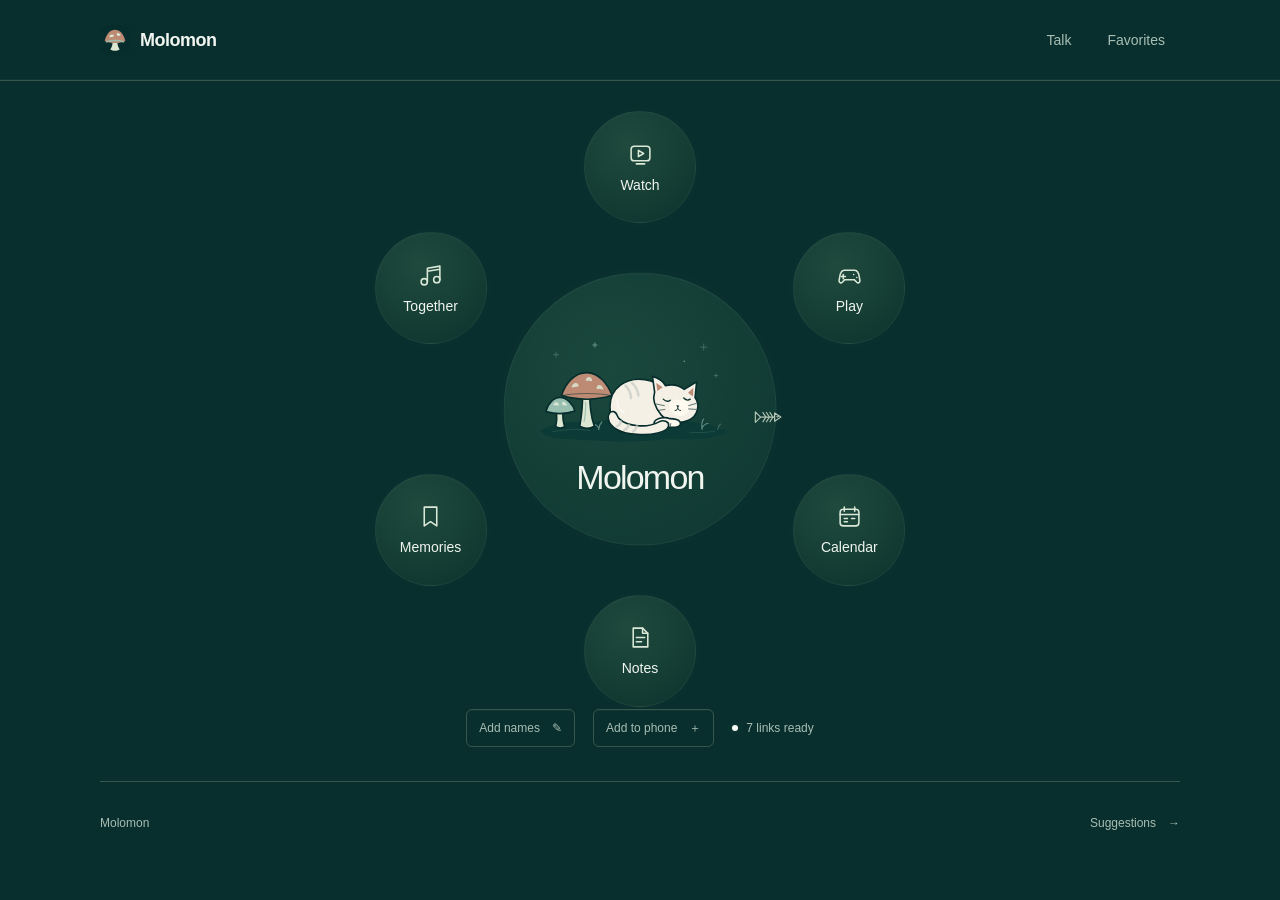
<file: index.html>
<!doctype html>
<html lang="en">
  <head>
    <meta charset="utf-8">
    <meta name="viewport" content="width=device-width, initial-scale=1">
    <meta name="theme-color" content="#082f2d">
    <meta name="description" content="Molomon — shared links for watching, talking, playing, and spending time together.">
    <title>Molomon</title>
    <link rel="icon" href="./assets/favicon.svg" type="image/svg+xml">
    <link rel="manifest" href="./manifest.webmanifest">
    <link rel="apple-touch-icon" href="./assets/app-icon-192.png">
    <link rel="stylesheet" href="./styles.css">
    <script src="./config.js" defer></script>
    <script src="./app.js" defer></script>
    <script src="./install.js" defer></script>
  </head>
  <body>
    <a class="skip-link" href="#main">Skip to content</a>
    <header class="site-header home-header">
      <div class="header-inner">
        <a class="brand" href="#home" aria-label="Molomon home">
          <img src="./assets/favicon.svg" width="30" height="30" alt="">
          <span data-site-title>Molomon</span>
        </a>
        <nav aria-label="Sections" id="section-nav"></nav>
      </div>
    </header>

    <main id="main" tabindex="-1">
      <div class="page-inner">
        <section class="home" id="home" aria-labelledby="home-title" tabindex="-1">
          <div class="orbit">
            <div class="orbit-core">
              <img class="nook" src="./assets/nook.svg" width="440" height="240" alt="" fetchpriority="high">
              <a class="fish-bone" id="snowys-fish" href="./secret.html" aria-label="Open Snowy's fish bone"><img src="./assets/fish-bone.svg" width="28" height="17" alt=""></a>
              <h1 id="home-title" data-site-title>Molomon</h1>
            </div>
            <nav class="orbit-nav" id="orbit-nav" aria-label="Explore sections"></nav>
          </div>
          <div class="home-details">
            <p class="partners" id="partners" hidden></p>
            <button type="button" class="name-button" id="edit-names">Add names <span aria-hidden="true">✎</span></button>
            <button type="button" class="name-button" id="install-app">Add to phone <span aria-hidden="true">＋</span></button>
            <p class="link-count" id="link-count" hidden></p>
          </div>
        </section>
        <noscript><p class="error-message">Enable JavaScript to show the options.</p></noscript>
      </div>
    </main>

    <footer class="site-footer">
      <span data-site-title>Molomon</span>
      <a href="./suggestions.html">Suggestions <span aria-hidden="true">→</span></a>
    </footer>

    <dialog id="names-dialog" aria-labelledby="names-title">
      <form id="names-form">
        <h2 id="names-title">Your names</h2>
        <p class="dialog-description">Saved on this device.</p>
        <label for="first-name">Your name</label>
        <input id="first-name" name="firstName" type="text" maxlength="40" autocomplete="given-name">
        <label for="second-name">Partner’s name</label>
        <input id="second-name" name="secondName" type="text" maxlength="40" autocomplete="off">
        <div class="dialog-actions">
          <button type="button" class="name-button" id="cancel-names">Cancel</button>
          <button type="submit" class="open-button">Save</button>
        </div>
      </form>
    </dialog>
  </body>
</html>
</file>
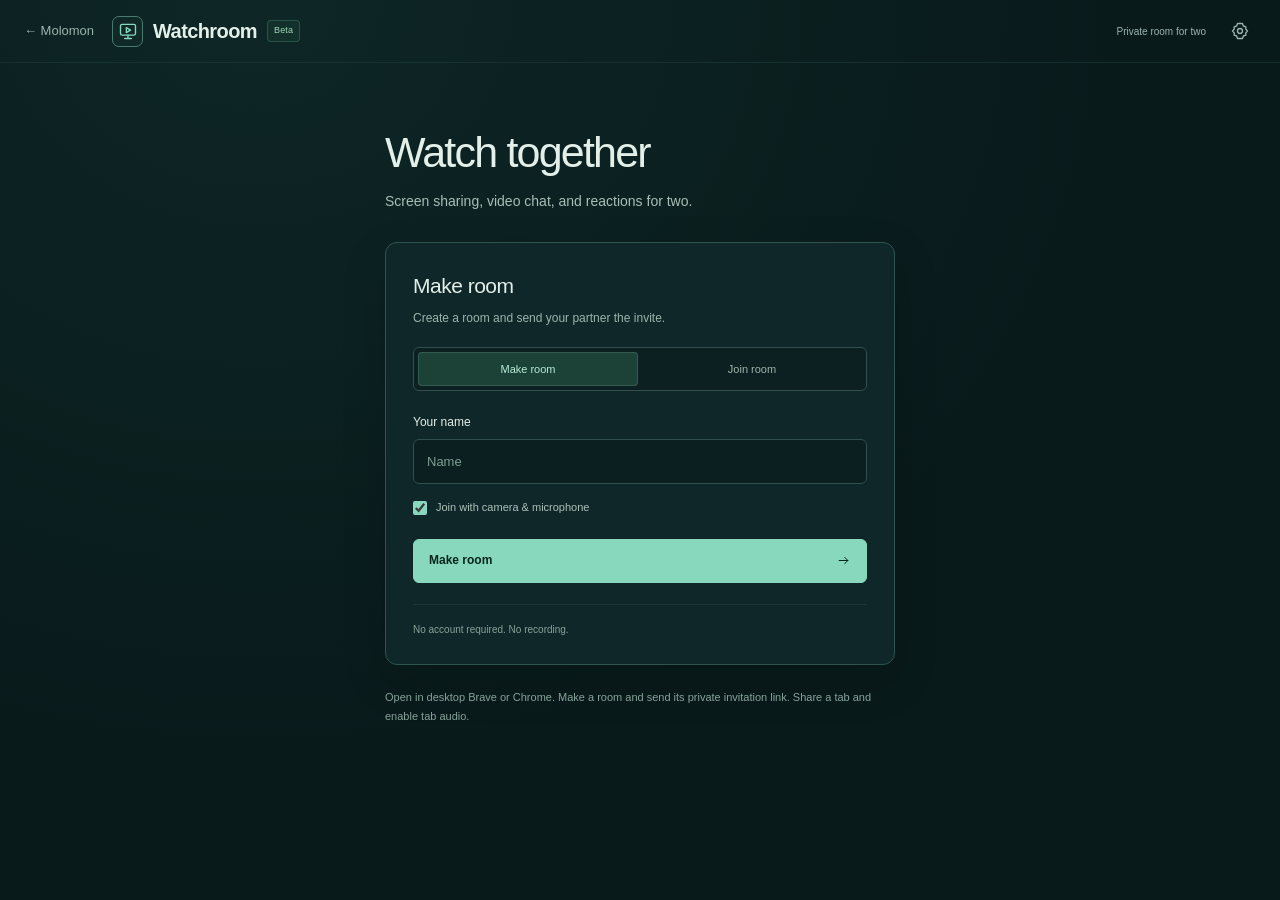
<file: room/index.html>
<!doctype html>
<html lang="en">
<head>
  <meta name="watchroom-transport" content="peerjs">
  <meta charset="utf-8">
  <meta name="viewport" content="width=device-width, initial-scale=1">
  <meta name="theme-color" content="#091a1b">
  <title>Watchroom Beta</title>
  <meta name="description" content="Screen sharing, video chat, and reactions for two.">
  <link rel="icon" href="./favicon.svg" type="image/svg+xml">
  <link rel="stylesheet" href="./styles.css?v=room-layout-4">
  <script src="./entry-mode.js"></script>
</head>
<body class="beta-app">
  <header class="site-header">
    <div class="header-left"><a class="molomon-home" href="../index.html">← Molomon</a>
    <a class="brand" href="./index.html" aria-label="Watchroom home"><span class="brand-mark" aria-hidden="true"><svg viewBox="0 0 24 24"><rect x="3" y="4" width="18" height="13" rx="2"/><path d="M8 21h8m-4-4v4m-2-13 5 3-5 3Z"/></svg></span><span>Watchroom</span><span class="beta-badge">Beta</span></a></div>
    <div class="header-right"><span class="privacy-note"><span class="tiny-lock" aria-hidden="true">⌑</span> Private room for two</span><button id="settings-button" class="icon-button" aria-label="Connection settings" title="Connection settings"><svg viewBox="0 0 24 24" aria-hidden="true"><path d="m9 3-1 3-3 1v3l-2 2 2 2v3l3 1 1 3h6l1-3 3-1v-3l2-2-2-2V7l-3-1-1-3Z"/><circle cx="12" cy="12" r="3"/></svg></button></div>
  </header>

  <main id="landing" class="landing">
    <section class="landing-copy">
      <h1>Watch together</h1>
      <p class="landing-description">Screen sharing, video chat, and reactions for two.</p>
    </section>

    <section class="seat-card" aria-labelledby="seat-title">
      <h2 id="seat-title">Make room</h2>
      <p id="seat-description">Create a room and send your partner the invite.</p>
      <form id="entry-form">
        <div id="portable-room-toggle" class="room-toggle" hidden aria-label="Choose room action"><button id="make-room-tab" type="button" class="selected" aria-pressed="true">Make room</button><button id="join-room-tab" type="button" aria-pressed="false">Join room</button></div>
        <div id="room-code-field" hidden><label for="room-code">Room code</label><input id="room-code" name="room-code" placeholder="Paste your partner’s code" autocomplete="off" spellcheck="false"></div>
        <label for="name">Your name</label>
        <input id="name" name="name" autocomplete="nickname" placeholder="Name" maxlength="32" required>
        <label class="check-label"><input id="start-devices" type="checkbox" checked><span>Join with camera &amp; microphone</span></label>
        <button id="entry-button" class="primary-button" type="submit"><span>Make room</span><svg viewBox="0 0 24 24" aria-hidden="true"><path d="M5 12h14m-5-5 5 5-5 5"/></svg></button>
      </form>
      <p id="entry-error" class="form-error" role="alert" hidden></p>
      <div class="seat-footnote"><span class="mini-dot"></span>No account required. No recording.</div>
    </section>

    <p id="landing-help" class="landing-help">Use desktop Brave or Chrome. Share a browser tab and enable tab audio. Protected video may require separate players and the shared countdown.</p>
  </main>

  <main id="room" class="watch-room" hidden>
    <div class="room-heading">
      <div class="room-heading-title"><h1 id="room-title">Watch room</h1></div>
      <div class="room-heading-actions"><span id="connection-status" class="connection-status"><span></span>Waiting for partner</span><button id="reconnect-button" class="quiet-button" hidden>Reconnect</button><button id="reset-layout" class="quiet-button" title="Restore the default positions and sizes">Reset layout</button><button id="invite-button" class="secondary-button"><svg viewBox="0 0 24 24" aria-hidden="true"><path d="M10 13a5 5 0 0 0 7 0l4-4a5 5 0 0 0-7-7l-3 3M14 11a5 5 0 0 0-7 0l-4 4a5 5 0 0 0 7 7l3-3"/></svg>Invite partner</button></div>
      <div class="call-controls"><div class="call-buttons"><button id="mic-button" class="call-button" aria-label="Mute microphone" aria-pressed="true" title="Mute microphone"><svg viewBox="0 0 24 24" aria-hidden="true"><rect x="9" y="2" width="6" height="13" rx="3"/><path d="M5 10v2a7 7 0 0 0 14 0v-2m-7 9v3m-4 0h8"/></svg></button><button id="camera-button" class="call-button" aria-label="Turn camera off" aria-pressed="true" title="Turn camera off"><svg viewBox="0 0 24 24" aria-hidden="true"><rect x="2" y="5" width="13" height="14" rx="2"/><path d="m15 9 7-4v14l-7-4"/></svg></button></div><div class="voice-volume"><label for="voice-volume">Voice</label><input id="voice-volume" type="range" min="0" max="100" value="100" aria-label="Partner voice volume"></div><button id="leave-button" class="leave-button"><svg viewBox="0 0 24 24" aria-hidden="true"><path d="M9 4H3v16h6m5-13 5 5-5 5m-6-5h11"/></svg>Leave room</button></div>
      <details class="watch-guide"><summary>Watching help</summary><p id="watch-tip-text">Use Open a link to load the same webpage on both devices. Paste the chosen movie or episode link; browsing and playback stay independent. Use the countdown to start together. Fullscreen with cameras keeps both webcams visible; press Esc to return. Either person can also share a browser tab. Stop sharing to switch to your partner’s screen. Use headphones to avoid echo. In Brave or Chrome, choose a browser tab and enable tab audio. If protected video appears black, open the stream separately and use the countdown.</p></details>
    </div>
    <p id="layout-instructions" class="sr-only">Drag a panel handle to move it. Arrow keys move a focused handle; Shift and arrow keys resize it. Drag the lower right resize handle, or focus it and use arrow keys. Layout is saved in this browser. Reset layout restores the starting positions.</p>
    <div id="watch-workspace" class="watch-workspace room-grid" aria-label="Adjustable watch layout">
      <section id="screen-panel" class="workspace-panel screen-panel" data-panel="screen" aria-label="Shared screen">
        <div id="screen-stage" class="screen-stage">
          <div class="stage-topbar"><button class="panel-handle screen-handle" data-drag-panel="screen" aria-label="Move screen panel" aria-describedby="layout-instructions" title="Drag to move. Arrow keys move; Shift + arrow keys resize."><span class="panel-grip" aria-hidden="true">⠿</span><span class="live-label"><span id="screen-indicator"></span><span id="screen-label">SCREEN SHARE</span></span></button><div><button id="theater-button" class="icon-button" aria-label="Enter focus view" aria-pressed="false" title="Focus view with cameras"><svg viewBox="0 0 24 24" aria-hidden="true"><rect x="2" y="5" width="20" height="14" rx="2"/><path d="M6 9h12M6 15h12"/></svg></button><button id="fullscreen-button" class="quiet-button fullscreen-toggle" aria-label="Enter fullscreen with cameras" aria-pressed="false" title="Fullscreen with cameras"><svg viewBox="0 0 24 24" aria-hidden="true"><path d="M9 3H3v6m12-6h6v6M3 15v6h6m12-6v6h-6"/></svg><span>Fullscreen with cameras</span></button></div></div>
          <video id="screen-video" autoplay playsinline></video>
          <div id="watch-link-player" class="watch-link-player" hidden></div>
          <div id="screen-empty" class="screen-empty"><div class="empty-screen-art" aria-hidden="true"><svg viewBox="0 0 72 60"><rect x="5" y="7" width="62" height="39" rx="5"/><path d="M25 55h22M36 46v9m-6-27 15 8-15 8Z"/></svg></div><h2>What shall we watch?</h2><p>Open the same link on both devices, or share a tab.</p><div class="stage-actions"><button id="stage-link-button" class="primary-button small">Open a link</button><button id="stage-share-button" class="primary-button small"><svg viewBox="0 0 24 24" aria-hidden="true"><path d="M12 16V3m-5 5 5-5 5 5M3 14v7h18v-7"/></svg>Share a tab</button></div><p class="stage-hint">In Brave or Chrome, choose a tab and turn on “Share tab audio”.</p></div>
          <button id="enable-sound" class="sound-prompt" hidden><svg viewBox="0 0 24 24" aria-hidden="true"><path d="m11 4-5 4H2v8h4l5 4Zm4 4a6 6 0 0 1 0 8m3-11a10 10 0 0 1 0 14"/></svg>Enable sound</button>
          <div id="reaction-layer" class="reaction-layer" aria-hidden="true"></div><div id="countdown-overlay" class="countdown-overlay" aria-live="assertive" hidden></div>
          <div id="stage-bottom" class="stage-bottom"><span id="stage-owner"></span><span id="audio-status"></span></div>
        </div>
        <div id="watch-link-bar" class="watch-link-bar" hidden><span id="watch-link-hostname"></span><a id="watch-link-external" target="_blank" rel="noopener noreferrer">Open in new tab ↗</a><button id="change-watch-link" class="quiet-button">Change link</button><button id="stop-watch-link" class="quiet-button">Close link</button><p>Each person uses their own player. If the page won’t play here, open it in a new tab. Paste a new movie or episode link to change it for both.</p></div>
        <div class="screen-controls"><div class="screen-control-left"><button id="watch-link-button" class="secondary-button">Open a link</button><button id="share-button" class="secondary-button"><svg viewBox="0 0 24 24" aria-hidden="true"><path d="M12 16V3m-5 5 5-5 5 5M3 14v7h18v-7"/></svg><span>Share a tab</span></button><button id="countdown-button" class="quiet-button" title="Count down together when using your own streaming players"><svg viewBox="0 0 24 24" aria-hidden="true"><circle cx="12" cy="13" r="8"/><path d="M12 9v5l3 2M9 2h6m-3 0v3"/></svg>3, 2, 1… play</button><button id="reactions-button" class="quiet-button" popovertarget="reactions-popover">♡ Reactions</button></div><div class="movie-volume"><svg viewBox="0 0 24 24" aria-hidden="true"><path d="m11 4-5 4H2v8h4l5 4Zm4 4a6 6 0 0 1 0 8m3-11a10 10 0 0 1 0 14"/></svg><label for="movie-volume">Movie</label><input id="movie-volume" type="range" min="0" max="100" value="80" aria-label="Movie volume"><span id="movie-volume-value">80%</span></div></div>
        <button class="panel-resize" data-resize-panel="screen" aria-label="Resize screen panel" aria-describedby="layout-instructions" title="Drag to resize, or use arrow keys"><svg viewBox="0 0 16 16" aria-hidden="true"><path d="M5 13 13 5M9 13l4-4"/></svg></button>
      </section>
      <section id="partner-panel" class="workspace-panel camera-panel partner-panel" data-panel="partner" aria-label="Partner camera">
        <div class="panel-bar"><button class="panel-handle" data-drag-panel="partner" aria-label="Move partner panel" aria-describedby="layout-instructions" title="Drag to move. Arrow keys move; Shift + arrow keys resize."><span class="panel-grip" aria-hidden="true">⠿</span><span>Partner</span></button></div>
        <div class="camera-tile partner-tile"><video id="remote-camera" autoplay playsinline></video><div id="remote-camera-placeholder" class="camera-placeholder"><span id="remote-initial">P</span><small id="remote-placeholder-text">Waiting for partner</small></div><div class="camera-label"><span id="remote-name">Partner</span><span id="remote-status" class="camera-you">waiting</span></div><button id="enable-voice" class="sound-prompt" hidden>Enable voice</button></div>
        <button class="panel-resize" data-resize-panel="partner" aria-label="Resize partner panel" aria-describedby="layout-instructions" title="Drag to resize, or use arrow keys"><svg viewBox="0 0 16 16" aria-hidden="true"><path d="M5 13 13 5M9 13l4-4"/></svg></button>
      </section>
      <section id="self-panel" class="workspace-panel camera-panel self-panel" data-panel="self" aria-label="Your camera">
        <div class="panel-bar"><button class="panel-handle" data-drag-panel="self" aria-label="Move self panel" aria-describedby="layout-instructions" title="Drag to move. Arrow keys move; Shift + arrow keys resize."><span class="panel-grip" aria-hidden="true">⠿</span><span>You</span></button></div>
        <div class="camera-tile"><video id="local-camera" autoplay playsinline muted></video><div id="local-camera-placeholder" class="camera-placeholder"><span id="local-initial">Y</span><small>Camera is off</small></div><div class="camera-label"><span id="local-name">You</span><span class="camera-you">you</span><span id="local-mic-state" aria-label="Microphone on">●</span></div></div>
        <button class="panel-resize" data-resize-panel="self" aria-label="Resize self panel" aria-describedby="layout-instructions" title="Drag to resize, or use arrow keys"><svg viewBox="0 0 16 16" aria-hidden="true"><path d="M5 13 13 5M9 13l4-4"/></svg></button>
      </section>

    </div>
    <p id="room-notice" class="sr-only" role="status" aria-live="polite"></p>
    <div id="awake-prompt-host" class="awake-prompt-host"></div>
    <div id="reactions-popover" class="reactions-popover" popover="auto" aria-label="Reactions">
        <div class="reaction-bar">
          <p class="eyebrow">REACTIONS</p>
          <div class="reaction-buttons">
            <button data-reaction="heart" aria-label="Send a heart" title="Send a heart"><span aria-hidden="true">♡</span><small>Heart</small></button>
            <button data-reaction="poke" aria-label="Poke your partner" title="Poke your partner"><span aria-hidden="true">☞</span><small>Poke</small></button>
            <button data-reaction="tease" aria-label="Tease your partner" title="Tease your partner"><span aria-hidden="true">😏</span><small>Tease</small></button>
            <button data-reaction="popcorn" aria-label="Send popcorn" title="Send popcorn"><span aria-hidden="true">🍿</span><small>Popcorn</small></button>
            <button data-reaction="fart" aria-label="Send a fart" title="Send a fart"><span aria-hidden="true">💨</span><small>Fart</small></button>
            <button data-reaction="awake" aria-label="Ask your partner if they are awake" title="Are you awake?"><span aria-hidden="true">👀</span><small>Awake?</small></button>
            <button data-reaction="blankets" aria-label="Steal the blankets" title="Steal the blankets"><span aria-hidden="true">🛌</span><small>Steal blankets</small></button>
          </div>
          <label class="reaction-sound-setting" title="Turns sound on or off for effects you send and receive. Your partner also controls their own sound."><input id="reaction-sounds" type="checkbox" checked><span>Reaction sounds</span><span class="sr-only">for sent and received effects</span></label>
          <button id="enable-reaction-audio" class="quiet-button" hidden>Enable reaction audio</button>
        </div>
    </div>
    <span id="layout-status" class="sr-only" role="status" aria-live="polite"></span>
  </main>

  <dialog id="invite-dialog" class="modal"><form method="dialog"><button class="modal-close icon-button" aria-label="Close invite">×</button></form><h2>Invite partner</h2><p id="invite-description">Send this private link to your partner. Anyone with it can take the second seat, so keep it between you.</p><label id="invite-label" for="invite-link">Your room’s invitation</label><div class="copy-field"><input id="invite-link" readonly><button id="copy-invite" class="primary-button small">Copy link</button></div><p id="copy-status" class="modal-note" aria-live="polite">The room expires after 12 hours.</p></dialog>
  <dialog id="watch-link-dialog" class="modal"><form method="dialog"><button class="modal-close icon-button" aria-label="Close shared link">×</button></form><h2>Open a link together</h2><p>Both devices load the same page directly. Choose a movie or episode on <a href="https://ramoflix.net/" target="_blank" rel="noopener noreferrer">RamoFlix ↗</a>, then copy its page address here.</p><form id="watch-link-form"><label for="watch-link-url">Movie, episode or webpage link</label><input id="watch-link-url" type="url" placeholder="https://ramoflix.net/…" maxlength="4096" autocomplete="off" required><p class="modal-note">Browsing inside the page stays on your device. Send a new link to change it for both people. Press play in your own player using the shared countdown.</p><button id="watch-link-submit" class="primary-button" type="submit">Open for both</button></form></dialog>
  <dialog id="settings-dialog" class="modal"><form method="dialog"><button class="modal-close icon-button" aria-label="Close settings">×</button></form><h2>Connection settings</h2><p>Some networks need a TURN relay to connect. Enter your relay details if the call cannot connect. Apply before entering a room, or reconnect your current call.</p><form id="settings-form"><label for="turn-url">TURN server URL</label><input id="turn-url" placeholder="turn:your-server.example:3478"><div class="two-fields"><div><label for="turn-username">Username</label><input id="turn-username" autocomplete="off"></div><div><label for="turn-password">Password</label><input id="turn-password" type="password" autocomplete="off"></div></div><p class="modal-note">Relay credentials are kept in this browser tab’s session.</p><button class="primary-button" type="submit">Save &amp; reconnect</button></form></dialog>
  <div id="toast" class="toast" role="status" hidden></div>
  <script type="module" src="./app.js?v=room-layout-3"></script>
</body>
</html>
</file>
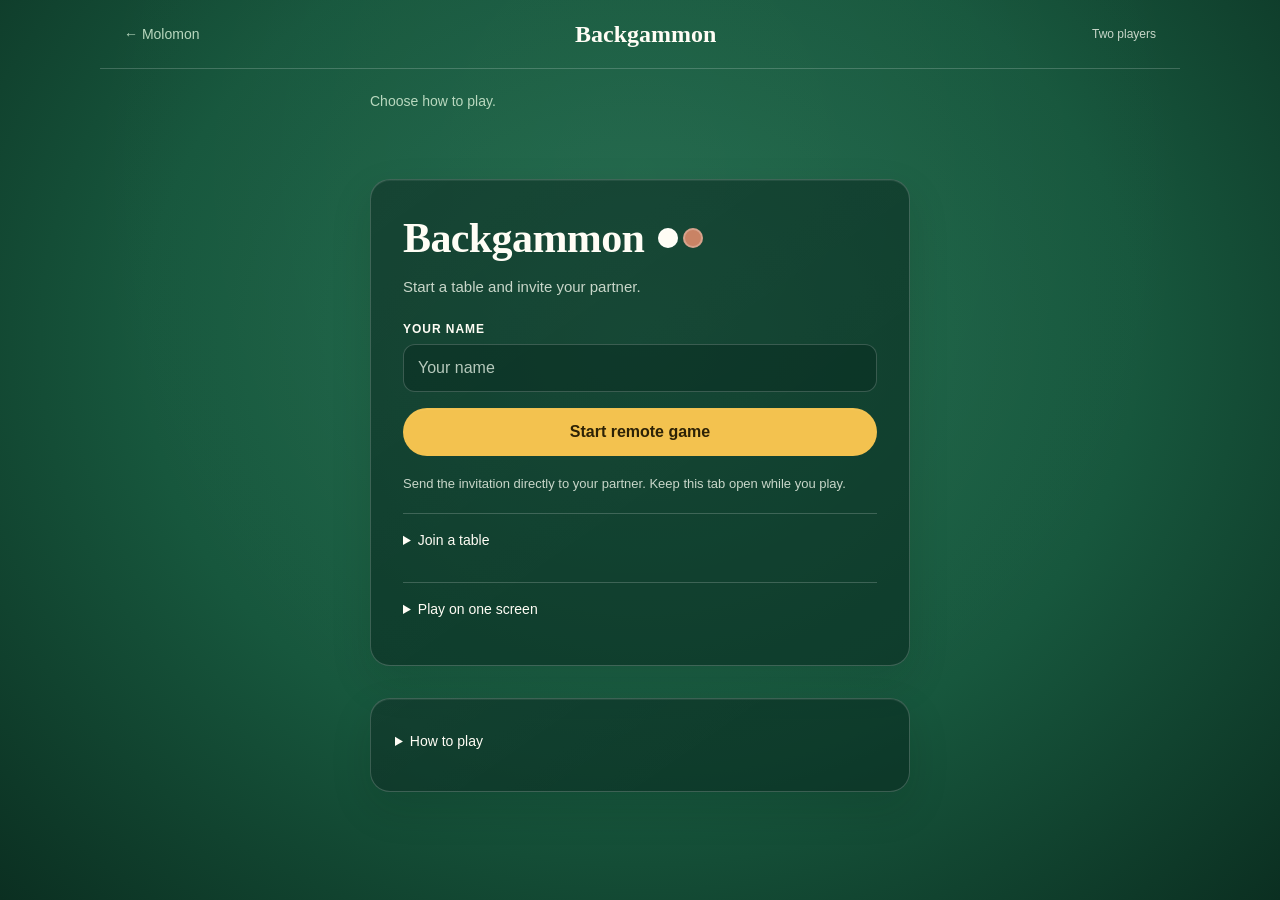
<file: backgammon.html>
<!doctype html>
<html lang="en">
<head>
  <meta charset="utf-8">
  <meta name="viewport" content="width=device-width, initial-scale=1">
  <meta name="theme-color" content="#17573d">
  <meta name="description" content="Two-player Backgammon, remotely or on one screen.">
  <title>Backgammon · Molomon</title>
  <link rel="icon" href="./assets/favicon.svg" type="image/svg+xml">
  <link rel="stylesheet" href="./backgammon.css">
  <script src="./assets/vendor/peerjs.min.js" defer></script>
  <script src="./backgammon.js" defer></script>
</head>
<body>
  <a class="skip-link" href="#main">Skip to game</a>
  <header class="game-header"><a href="./index.html">← Molomon</a><h1>Backgammon</h1><span>Two players</span></header>
  <main id="main" tabindex="-1">
    <div class="connection-row"><p class="connection" id="connection" role="status" tabindex="-1">Choose how to play.</p><button id="cancel-connection" hidden>Back</button></div>
    <section class="setup panel" id="setup" aria-labelledby="setup-title">
      <div class="setup-brand"><h2 id="setup-title">Backgammon</h2><span class="brand-checkers" aria-hidden="true"><i class="cream"></i><i class="clay"></i></span></div>
      <p id="setup-lede" class="lede">Start a table and invite your partner.</p>
      <form id="start-form" class="start-form">
        <label>Your name <input id="player-name" autocomplete="given-name" maxlength="30" placeholder="Your name" required></label>
        <button id="start-remote" class="primary" type="submit">Start remote game</button>
      </form>
      <p class="help">Send the invitation directly to your partner. Keep this tab open while you play.</p>
      <details class="join-options"><summary>Join a table</summary><form id="join-form" class="join-row"><label>Invitation or room code <input id="join-code" autocomplete="off" spellcheck="false" placeholder="Paste here"></label><button type="submit">Join</button></form></details>
      <details class="local-options"><summary>Play on one screen</summary><div class="local-fields"><label>Other player's name <input id="other-name" autocomplete="off" maxlength="30" placeholder="Other player's name" value="Clay"></label><button id="start-local" type="button">Start local game</button></div></details>
      <button id="resume" hidden>Resume your last remote game</button>
    </section>
    <section class="panel invitation" id="invitation" hidden aria-label="Invitation">
      <label>Invitation <input id="invite-link" readonly aria-label="Invitation link" spellcheck="false"></label><button id="copy-invite">Copy link</button>
      <p class="help">Your partner joins as Clay. Share this invitation directly; keep it out of the public hub.</p>
    </section>
    <section id="game" hidden aria-labelledby="game-title">
      <div class="game-toolbar"><div><h2 id="game-title">Your table</h2><p id="turn-status" role="status" tabindex="-1"></p></div><div class="button-row"><button id="new-game">New game</button><button id="leave-game">Leave</button></div></div>
      <div class="player-row" id="players"></div>
      <div class="turn-controls panel"><div><p id="dice-label">Dice</p><div id="dice" class="dice" aria-label="Dice remaining"></div></div><button id="roll" class="primary">Roll to start</button></div>
      <p id="move-help" class="move-help">Select a checker, then a highlighted destination.</p>
      <div class="board-frame"><div id="board" class="board" role="group" aria-label="Backgammon board"></div></div>
      <div class="move-options" id="move-options" aria-label="Available moves"></div>
      <p class="last-action" id="last-action"></p>
    </section>
    <p id="error" class="error" role="alert" hidden></p>
    <details class="rules panel"><summary>How to play</summary><div>
      <p>Bring all 15 checkers into your home board, then bear them off. Cream moves from point 24 toward 1. Clay moves from 1 toward 24. Numbers follow Cream's view.</p>
      <p>The opening roll gives each player one die. The higher die starts, using both numbers; ties roll again. After that, roll two dice per turn. Doubles give four moves.</p>
      <p>A point with two or more opposing checkers is blocked. Landing on one opposing checker sends it to the bar. Checkers on the bar must re-enter first.</p>
      <p>Use both dice, or as many of the four doubles as possible. If only one of two different dice can be played, use the larger. Highlighted moves already follow these rules.</p>
      <p>Bear off only when every remaining checker is in your home board. A larger die may bear off a checker only when no checker is farther from the exit. The first player to bear off all 15 wins.</p>
      <p>Casual games: no doubling cube or match scoring. Select points with a tap or mouse. With a keyboard, Tab to a checker or destination and press Enter or Space. Escape clears your selection.</p>
      <p>Remote play uses PeerJS and WebRTC. A blocked network or an unavailable connection server may prevent joining; try another network. One-screen play works without a network.</p>
      <a href="https://usbgf.org/backgammon-basics-how-to-play/" target="_blank" rel="noopener noreferrer">Rules reference ↗</a>
    </div></details>
  </main>
</body>
</html>
</file>
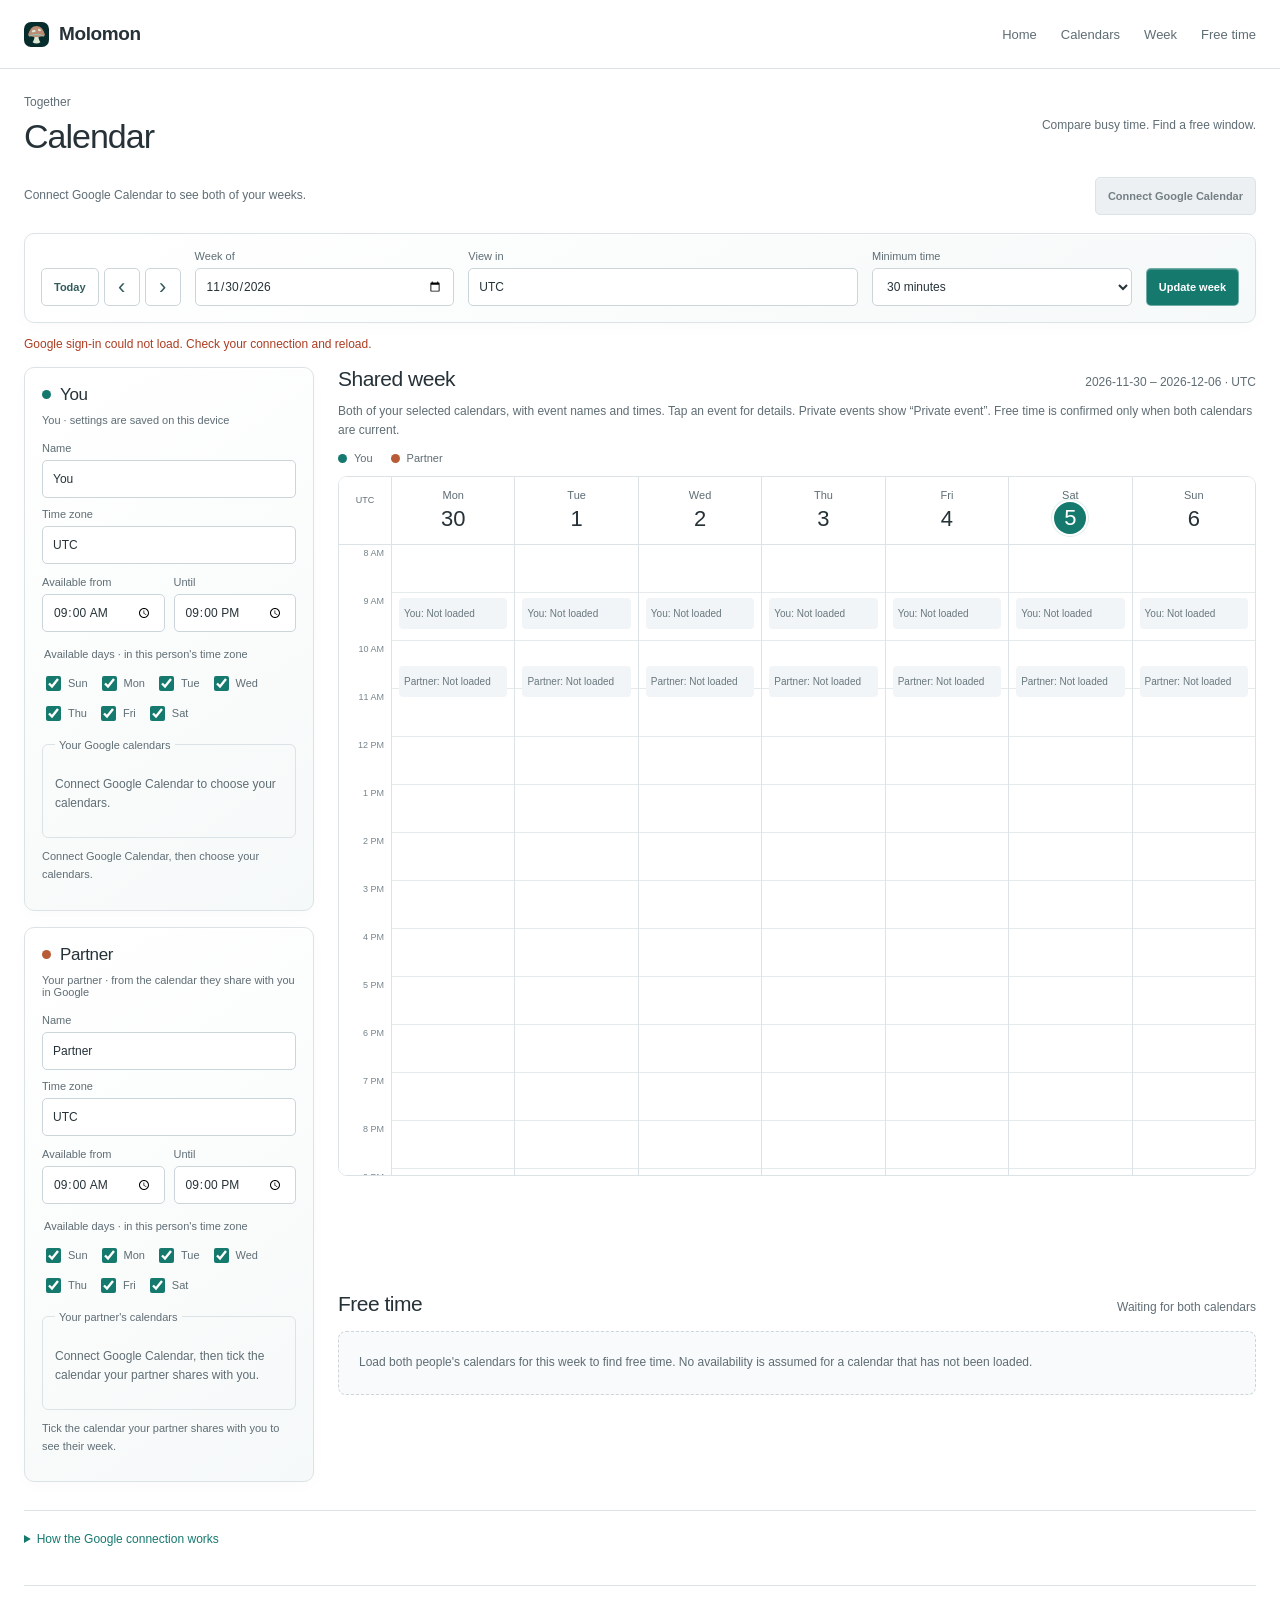
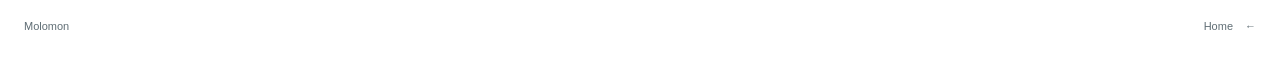
<file: calendar.html>
<!doctype html>
<html lang="en">
<head>
  <meta charset="utf-8">
  <meta name="viewport" content="width=device-width, initial-scale=1">
  <meta name="color-scheme" content="light">
  <meta name="theme-color" content="#ffffff">
  <title>Calendar · Molomon</title>
  <link rel="icon" href="assets/favicon.svg" type="image/svg+xml">
  <link rel="manifest" href="manifest.webmanifest">
  <link rel="apple-touch-icon" href="assets/app-icon-192.png">
  <link rel="stylesheet" href="styles.css">
  <link rel="stylesheet" href="calendar.css">
  <script src="config.js" defer></script>
  <script src="calendar-core.js" defer></script>
  <script src="calendar-google.js" defer></script>
  <script src="calendar.js" defer></script>
  <script src="install.js" defer></script>
</head>
<body>
  <a class="skip-link" href="#calendar-main">Skip to calendar</a>
  <header class="site-header">
    <div class="header-inner">
      <a class="brand" href="index.html"><img src="assets/favicon.svg" width="25" height="25" alt="">Molomon</a>
      <nav aria-label="Calendar navigation" class="calendar-nav"><a href="index.html">Home</a><a href="#people">Calendars</a><a href="#shared-week">Week</a><a href="#free-time">Free time</a></nav>
    </div>
  </header>
  <main id="calendar-main" class="calendar-main" tabindex="-1">
    <div class="calendar-heading"><div><p class="eyebrow">Together</p><h1>Calendar</h1></div><p>Compare busy time. Find a free window.</p></div>
    <div class="calendar-auth"><p id="auth-status" role="status">Loading Google sign-in…</p><div class="calendar-auth-actions"><button id="google-connect" class="calendar-button" type="button" disabled>Connect Google Calendar</button><button id="google-disconnect" class="calendar-button secondary" type="button" hidden>Disconnect</button></div></div>
    <form id="week-form" class="calendar-controls" aria-label="Week and meeting settings">
      <div class="calendar-week-actions"><button id="today-week" type="button" class="calendar-button secondary">Today</button><button id="previous-week" type="button" class="calendar-button secondary week-arrow" aria-label="Previous week">‹</button><button id="next-week" type="button" class="calendar-button secondary week-arrow" aria-label="Next week">›</button></div>
      <label>Week of <input id="week-date" type="date" required></label>
      <label>View in <input id="display-zone" type="text" list="time-zones" required spellcheck="false" autocomplete="off"></label>
      <label>Minimum time <select id="duration"><option value="15">15 minutes</option><option value="30" selected>30 minutes</option><option value="45">45 minutes</option><option value="60">1 hour</option><option value="90">90 minutes</option><option value="120">2 hours</option></select></label>
      <button type="submit" class="calendar-button">Update week</button>
    </form>
    <datalist id="time-zones"></datalist>
    <p id="page-status" class="calendar-status" role="status" aria-live="polite"></p>
    <section id="people" aria-label="Your calendars" class="people-grid"></section>
    <section id="shared-week" class="calendar-section" aria-labelledby="week-heading">
      <div class="calendar-section-heading"><h2 id="week-heading">Shared week</h2><span id="week-label" class="muted"></span></div>
      <p class="muted compact">Both of your selected calendars, with event names and times. Tap an event for details. Private events show “Private event”. Free time is confirmed only when both calendars are current.</p>
      <div id="calendar-legend" class="calendar-legend" aria-label="Calendar colors"></div>
      <div id="week-calendar" class="week-calendar"></div>
    </section>
    <section id="free-time" class="calendar-section" aria-labelledby="free-heading">
      <div class="calendar-section-heading"><h2 id="free-heading">Free time</h2><span id="free-count" class="muted"></span></div>
      <div id="free-slots" class="free-slots"></div>
    </section>
    <details class="calendar-help">
      <summary>How the Google connection works</summary>
      <p><strong>One-time setup.</strong> Each of you shares your Google calendar with the other. In Google Calendar on a computer, open Settings, choose your calendar, and under <em>Share with specific people</em> add your partner with “See all event details”. They accept the emailed link. Then press <strong>Connect Google Calendar</strong> here, allow read-only access, and tick your calendars and your partner's.</p>
      <p><strong>Each visit.</strong> Press Connect Google Calendar once. Google remembers your permission, so its window usually closes by itself. Google's sign-in lasts about an hour; press Connect again if the page says it has ended. While connected, both calendars refresh every minute.</p>
      <p><strong>Privacy.</strong> This page reads Google directly from your browser. Events are not stored and are not sent anywhere else. Names, time zones, hours, and calendar choices are saved on this device only, so each of you sets them on your own device. Events marked Private or Confidential show as “Private event”. Calendars shared as free/busy only show “Busy”. Molomon cannot create or edit Google events.</p>
      <p><strong>Disconnect</strong> withdraws Molomon's Google permission when you are connected, and forgets the calendar choices on this device. <a href="https://github.com/SolomonMM876/molomon/blob/main/docs/GOOGLE_CALENDAR_SETUP.md" target="_blank" rel="noopener noreferrer">Setup instructions ↗</a></p>
    </details>
    <noscript><p class="empty-message">Enable JavaScript to use the calendar.</p></noscript>
  </main>
  <dialog id="calendar-event" class="calendar-event-dialog" aria-labelledby="event-title">
    <p id="event-person" class="eyebrow"></p>
    <h2 id="event-title"></h2>
    <p id="event-time"></p>
    <p id="event-local-time"></p>
    <p id="event-calendar" class="muted"></p>
    <p id="event-availability" class="muted"></p>
    <button id="close-event" class="calendar-button" type="button" autofocus>Close</button>
  </dialog>
  <footer class="site-footer"><span>Molomon</span><a href="index.html">Home <span aria-hidden="true">←</span></a></footer>
</body>
</html>
</file>
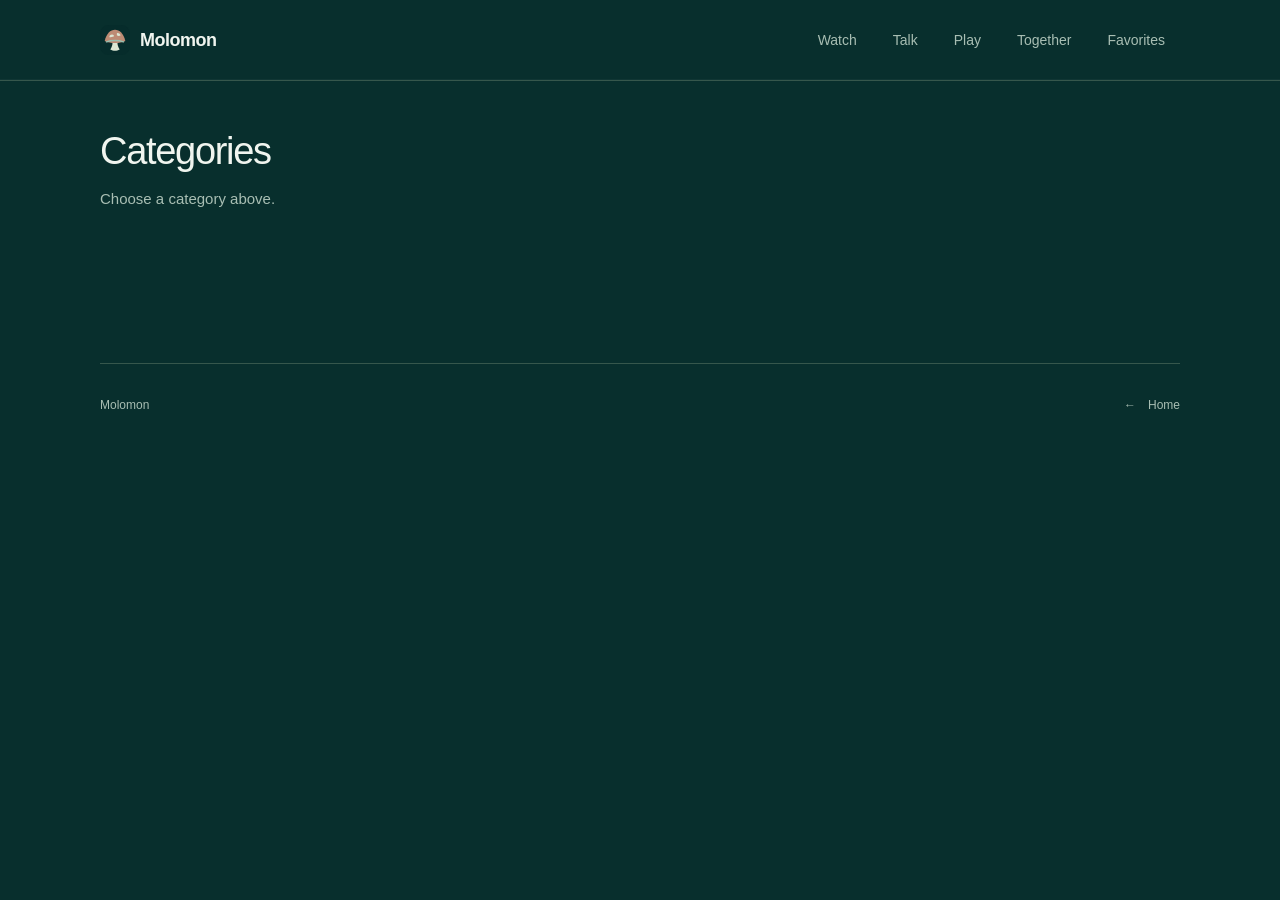
<file: category.html>
<!doctype html>
<html lang="en">
<head>
  <meta charset="utf-8">
  <meta name="viewport" content="width=device-width, initial-scale=1">
  <meta name="theme-color" content="#082f2d">
  <title>Categories · Molomon</title>
  <link rel="icon" href="./assets/favicon.svg" type="image/svg+xml">
  <link rel="stylesheet" href="./styles.css">
  <link rel="stylesheet" href="./category.css">
  <script src="./config.js" defer></script>
  <script src="./category.js" defer></script>
</head>
<body class="category-page">
  <a class="skip-link" href="#main">Skip to content</a>
  <header class="site-header">
    <div class="header-inner">
      <a class="brand" href="./index.html" aria-label="Molomon home"><img src="./assets/favicon.svg" width="30" height="30" alt=""><span data-site-title>Molomon</span></a>
      <nav id="category-nav" aria-label="Categories"></nav>
    </div>
  </header>
  <main id="main" tabindex="-1">
    <div class="page-inner">
      <div class="category-heading"><h1 id="category-title">Categories</h1><p id="category-description">Choose a category above.</p></div>
      <div id="category-cards" class="card-grid" aria-labelledby="category-title"></div>
      <noscript><p>Enable JavaScript to choose a category and show its links.</p></noscript>
    </div>
  </main>
  <footer class="site-footer"><span data-site-title>Molomon</span><a href="./index.html"><span aria-hidden="true">←</span> Home</a></footer>
</body>
</html>
</file>
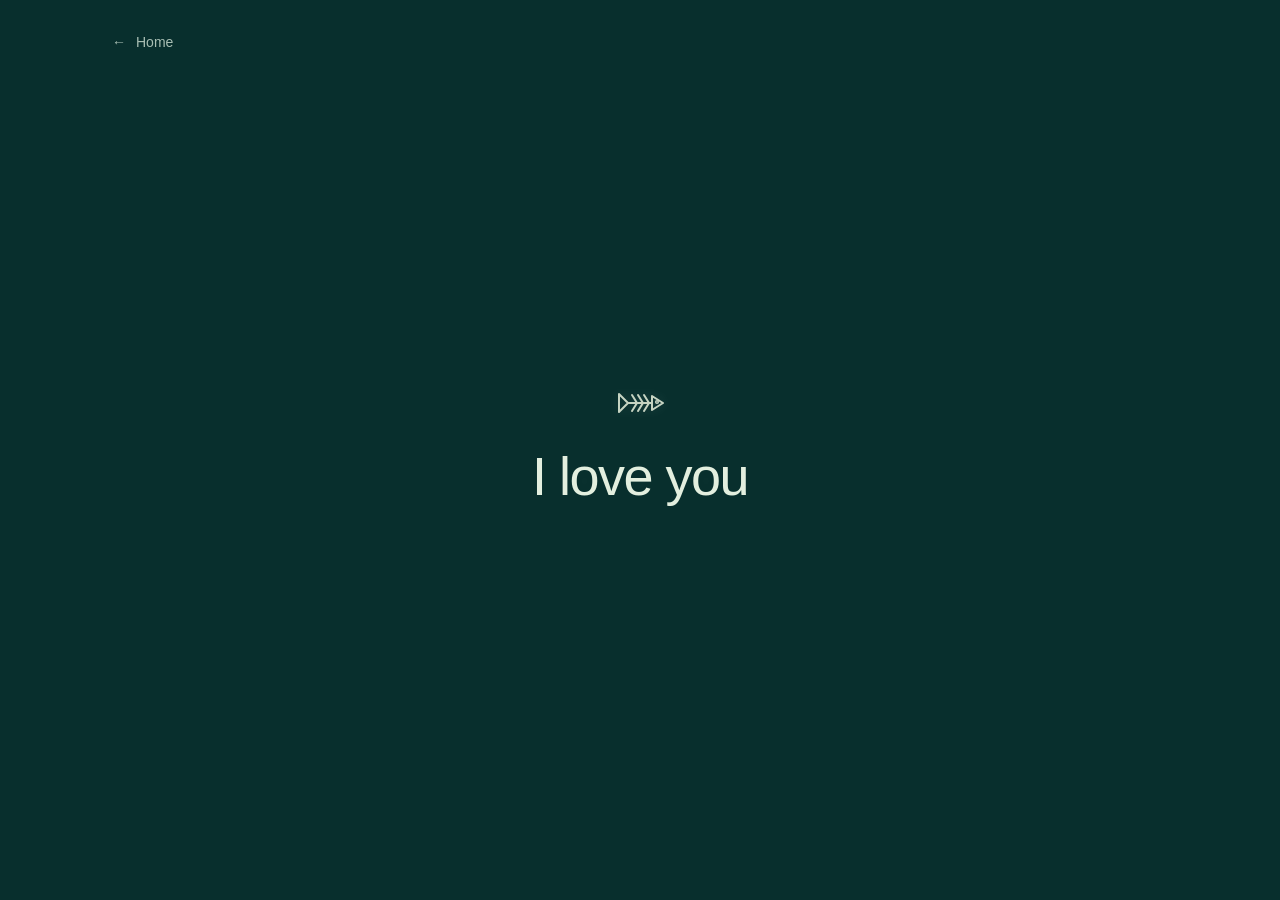
<file: secret.html>
<!doctype html>
<html lang="en">
<head>
  <meta charset="utf-8">
  <meta name="viewport" content="width=device-width, initial-scale=1">
  <meta name="theme-color" content="#082f2d">
  <title>Molomon</title>
  <link rel="icon" href="./assets/favicon.svg" type="image/svg+xml">
  <link rel="stylesheet" href="./styles.css">
  <link rel="stylesheet" href="./secret.css">
  <script src="./config.js" defer></script>
  <script src="./secret.js" defer></script>
</head>
<body class="secret-page">
  <header class="secret-header"><a href="./index.html"><span aria-hidden="true">←</span> Home</a></header>
  <main class="secret-main"><img src="./assets/fish-bone.svg" width="48" height="28" alt=""><h1 id="secret-message">I love you</h1></main>
</body>
</html>
</file>
<file: styles.css>
:root {
  color-scheme: dark;
  --background: #082f2d;
  --panel: #103a36;
  --panel-hover: #15433d;
  --text: #f0f5ef;
  --muted: #a8beb3;
  --seafoam: #b9d8bf;
  --border: #36574c;
  --white-highlight: #f8fcf6;
  --highlight-border: #ffffff26;
  --font: "Avenir Next", Avenir, "Segoe UI", sans-serif;
  font-family: var(--font);
  font-synthesis: none;
  background: var(--background);
  color: var(--text);
  scroll-behavior: smooth;
  scroll-padding-top: 112px;
}

* { box-sizing: border-box; }
body { margin: 0; min-width: 280px; }
a { color: inherit; }
button { font: inherit; }
[hidden] { display: none !important; }
::selection { background: var(--seafoam); color: var(--background); }
:focus-visible { outline: 3px solid var(--white-highlight); outline-offset: 5px; border-radius: 4px; }
section:focus, main:focus { outline: none; }

.skip-link {
  position: fixed;
  top: 12px;
  left: 12px;
  transform: translateY(-150%);
  z-index: 10;
  padding: 12px 18px;
  color: var(--background);
  background: var(--seafoam);
  border-radius: 6px;
}
.skip-link:focus { transform: translateY(0); }

.site-header {
  position: sticky;
  top: 0;
  z-index: 5;
  background: var(--background);
  border-bottom: 1px solid var(--border);
  box-shadow: inset 0 -1px 0 #ffffff08;
}
.header-inner, .page-inner, .site-footer { width: min(100% - 96px, 1080px); margin-inline: auto; }
.header-inner { min-height: 80px; display: flex; align-items: center; justify-content: space-between; gap: 36px; }
.brand { display: inline-flex; align-items: center; gap: 10px; text-decoration: none; font-size: 18px; font-weight: 600; letter-spacing: -.5px; }
.brand img { display: block; }
#section-nav { display: flex; align-items: center; gap: 6px; }
.nav-link { padding: 10px 15px; color: var(--muted); text-decoration: none; font-size: 14px; font-weight: 500; border-radius: 6px; transition: background .18s, color .18s; }
.nav-link:hover { color: var(--text); background: var(--panel); }
.nav-link[aria-current] { color: var(--white-highlight); background: #1b443b; box-shadow: inset 0 1px 0 #ffffff12; }

.home { padding: 18px 0 28px; }
.orbit { position: relative; width: min(100%, 620px); aspect-ratio: 1; margin-inline: auto; }
.orbit-core { position: absolute; left: 50%; top: 50%; transform: translate(-50%, -50%); width: 44%; aspect-ratio: 1; border-radius: 50%; display: flex; flex-direction: column; justify-content: center; align-items: center; padding: 17px; background: radial-gradient(circle at 40% 35%, #1b483d, #103a33 78%, #0d3430); border: 1px solid #ffffff0d; box-shadow: 0 0 24px 5px #ffffff04, inset 0 1px 12px #ffffff04; }
h1 { margin: 6px 0 0; font-size: 34px; font-weight: 500; line-height: 1.2; letter-spacing: -1.8px; }
.nook { display: block; width: 100%; height: auto; animation: float 8s ease-in-out infinite; }
.orbit-link { position: absolute; left: var(--x); top: var(--y); transform: translate(-50%, -50%); display: flex; flex-direction: column; align-items: center; justify-content: center; gap: 10px; width: 112px; aspect-ratio: 1; padding: 12px; text-decoration: none; background: radial-gradient(circle at 40% 30%, #204a3e, #103830 78%, #0b332f); border: 1px solid #ffffff0d; border-radius: 50%; box-shadow: 0 0 22px 4px #ffffff04, inset 0 1px 10px #ffffff05; color: var(--text); font-size: 14px; transition: background .2s, border-color .2s, box-shadow .2s; }
.orbit-link svg { width: 25px; height: 25px; color: #d9e8d7; }
.orbit-link:hover { background: #244f3f; border-color: #ffffff30; box-shadow: 0 0 22px 5px #ffffff08; }
.fish-bone { position: absolute; right: -14px; top: 45%; display: grid; place-items: center; width: 44px; height: 44px; border-radius: 50%; opacity: .8; transition: opacity .2s; }
.fish-bone img { display: block; }
.fish-bone:hover { opacity: 1; filter: drop-shadow(0 0 5px #ffffff25); }
.fish-bone:focus-visible { border-radius: 50%; }
.orbit-link[aria-current] { border-color: #789c7b; background: #20493b; }
.orbit-link:focus-visible { border-radius: 50%; }
.home-details { display: flex; flex-wrap: wrap; justify-content: center; align-items: center; gap: 12px 18px; margin: -10px 0 4px; }
.partners { font-size: 16px; color: var(--seafoam); margin: 0; overflow-wrap: anywhere; }
.name-button { display: inline-flex; align-items: center; gap: 12px; min-height: 38px; border: 1px solid var(--border); border-radius: 6px; padding: 8px 12px; background: transparent; color: var(--muted); font: inherit; font-size: 12px; cursor: pointer; }
.name-button { box-shadow: inset 0 1px 0 #ffffff09; }
.name-button:hover { border-color: #ffffff45; color: var(--white-highlight); }
.link-count { display: inline-flex; align-items: center; gap: 8px; margin: 0; font-size: 12px; color: var(--muted); }
.link-count::before { content: ""; width: 6px; height: 6px; border-radius: 50%; background: var(--white-highlight); box-shadow: 0 0 8px #ffffff20; }
@keyframes float { 0%, 100% { transform: translateY(0); } 50% { transform: translateY(-4px); } }

.link-section { padding: 26px 0 42px; scroll-margin-top: 14px; }
.section-heading { display: flex; align-items: baseline; justify-content: space-between; flex-wrap: wrap; gap: 8px 24px; margin-bottom: 20px; }
.section-title-row { display: flex; align-items: center; gap: 14px; }
.section-number { font-size: 11px; color: var(--muted); letter-spacing: 1px; }
h2 { margin: 0; font-size: 25px; font-weight: 500; letter-spacing: -.8px; }
.section-description { margin: 0; color: var(--muted); font-size: 13px; }
.card-grid { display: grid; grid-template-columns: repeat(2, minmax(0, 1fr)); gap: 18px; }
.link-card { min-width: 0; display: flex; flex-direction: column; align-items: flex-start; position: relative; padding: 25px 28px; background: var(--panel); border: 1px solid var(--border); border-radius: 28px; transition: background .2s, border-color .2s, transform .2s; }
.link-card.available:hover { background: var(--panel-hover); border-color: #64836c; transform: translateY(-2px); }
.link-card.pending { background: #0c3431; }
.card-top { display: flex; width: 100%; align-items: center; justify-content: space-between; gap: 16px; margin-bottom: 20px; }
.card-icon { width: 42px; height: 42px; display: grid; place-items: center; border-radius: 50%; background: #244c40; color: var(--seafoam); }
.card-icon svg { width: 23px; height: 23px; }
.pending .card-icon { background: #1c4239; }
.link-status { font-size: 11px; color: var(--muted); }
.card-title { margin: 0 0 6px; font-size: 21px; font-weight: 500; line-height: 1.35; letter-spacing: -.5px; overflow-wrap: anywhere; }
.card-description { margin: 0 0 24px; font-size: 14px; line-height: 1.6; color: var(--muted); overflow-wrap: anywhere; }
.open-button { display: inline-flex; align-items: center; justify-content: center; gap: 24px; min-height: 44px; padding: 9px 17px; margin-top: auto; background: var(--seafoam); border: 1px solid #ffffff40; border-radius: 999px; box-shadow: inset 0 1px 0 #ffffff45; font-size: 13px; font-weight: 600; color: var(--background); text-decoration: none; transition: background .18s; }
.open-button:hover { background: #d1e4d1; }
.button-arrow { font-size: 17px; font-weight: 400; line-height: 1; }
.open-button:disabled { background: #193d35; border-color: #37564a; color: var(--muted); cursor: default; }

.site-footer { display: flex; align-items: center; justify-content: space-between; gap: 24px; padding: 26px 0 32px; margin-top: 2px; border-top: 1px solid var(--border); font-size: 12px; color: var(--muted); }
.site-footer a { display: inline-flex; align-items: center; gap: 12px; padding: 8px 0; text-decoration: none; }
.site-footer a:hover { color: var(--seafoam); }
.error-message { padding: 24px; border: 1px solid var(--border); border-radius: 8px; }
dialog { width: min(100% - 32px, 360px); border: 1px solid var(--highlight-border); border-radius: 14px; padding: 28px; background: var(--panel); color: var(--text); box-shadow: 0 0 32px #ffffff05, inset 0 1px 0 #ffffff0a; }
dialog::backdrop { background: #041c1be0; }
.dialog-description { color: var(--muted); font-size: 13px; margin: 10px 0 22px; }
dialog label { display: block; margin-bottom: 6px; font-size: 13px; }
dialog input { width: 100%; min-height: 44px; padding: 10px 12px; background: var(--background); color: var(--text); border: 1px solid #597362; border-radius: 5px; font: inherit; margin-bottom: 18px; }
.dialog-actions { display: flex; align-items: center; justify-content: flex-end; gap: 12px; margin-top: 6px; }
.dialog-actions .open-button { margin: 0; min-height: 44px; }

@media (max-width: 760px) {
  .header-inner, .page-inner, .site-footer { width: calc(100% - 40px); }
  .header-inner { flex-wrap: wrap; gap: 4px; padding: 14px 0 10px; }
  .brand { font-size: 17px; }
  #section-nav { width: 100%; justify-content: space-between; gap: 1px; margin-top: 8px; }
  .nav-link { font-size: 12px; padding: 10px 8px; min-height: 44px; display: flex; align-items: center; }
  :root { scroll-padding-top: 137px; }
  .home { padding: 18px 0 28px; }
  .orbit { width: min(100%, 520px); }
  .orbit-link { width: clamp(72px, 21vw, 104px); font-size: 12px; gap: 7px; }
  h1 { font-size: clamp(22px, 5vw, 30px); letter-spacing: -1px; }
  .orbit-core { width: 45%; padding: 10px; }
  .link-count { font-size: 11px; }
  .partners { font-size: 14px; }
  .name-button { min-height: 44px; }
  .home-header .header-inner { flex-wrap: nowrap; min-height: 68px; padding: 12px 0; gap: 12px; }
  .home-header #section-nav { width: auto; margin-top: 0; gap: 4px; }
  .link-section { padding: 14px 0 30px; }
  .section-heading { gap: 6px; margin-bottom: 15px; }
  .section-title-row { gap: 10px; }
  h2 { font-size: 23px; }
  .section-description { font-size: 12px; }
  .card-grid { gap: 12px; }
  .link-card { padding: 22px; }
}

@media (max-width: 520px) {
  .card-grid { grid-template-columns: minmax(0, 1fr); }
  .orbit-link { padding: 8px; font-size: 11px; }
  .orbit-link svg { width: 20px; height: 20px; }
  .home-details { margin-top: 8px; gap: 9px 14px; }
  .section-heading { align-items: flex-start; flex-direction: column; gap: 5px; }
  .section-description { margin-left: 28px; }
  .link-card { padding: 22px 24px; }
  .card-top { margin-bottom: 16px; }
  .card-description { margin-bottom: 19px; }
  .open-button { min-height: 44px; }
}

@media (max-width: 350px) {
  .header-inner, .page-inner, .site-footer { width: calc(100% - 28px); }
  .nav-link { padding-inline: 5px; font-size: 11px; }
  .orbit-link { width: 64px; font-size: 10px; }
  .orbit-link svg { width: 18px; height: 18px; }
  .orbit-core { padding: 8px; }
  h1 { font-size: 20px; }
}

@media (prefers-reduced-motion: reduce) {
  :root { scroll-behavior: auto; }
  *, *::before, *::after { animation: none !important; transition: none !important; }
}
</file>
<file: room/styles.css>
:root {
  color-scheme: dark;
  --bg: #091a1b;
  --panel: #102729;
  --line: #284a49;
  --muted: #9bb4ad;
  --text: #e3f0e9;
  --accent: #87d8bd;
  --sans: Inter, -apple-system, BlinkMacSystemFont, 'Segoe UI', sans-serif;
}
* { box-sizing: border-box; }
html { min-height: 100%; background: var(--bg); }
body { margin: 0; min-height: 100vh; color: var(--text); background: radial-gradient(ellipse at 20% 0%, #183f3b55, transparent 60%), var(--bg); font: 14px/1.5 var(--sans); }
button, input { font: inherit; }
button { color: inherit; cursor: pointer; transition: background .15s, border-color .15s; }
button:disabled { cursor: default; opacity: .5; }
button:focus-visible, input:focus-visible, a:focus-visible, summary:focus-visible { outline: 2px solid var(--accent); outline-offset: 3px; }
a { color: inherit; }
svg { width: 20px; height: 20px; fill: none; stroke: currentColor; stroke-width: 1.6; stroke-linecap: round; stroke-linejoin: round; flex-shrink: 0; }
[hidden] { display: none !important; }
input[type=checkbox] { width: 14px; height: 14px; margin: 0; accent-color: var(--accent); }
input[type=range] { padding: 0; height: 3px; background: var(--line); accent-color: var(--accent); cursor: pointer; }
.sr-only { position: absolute; width: 1px; height: 1px; margin: -1px; padding: 0; overflow: hidden; clip: rect(0,0,0,0); white-space: nowrap; border: 0; }
.site-header { display: flex; align-items: center; justify-content: space-between; gap: 18px; padding: 15px 24px; border-bottom: 1px solid #284a4966; }
.brand { display: flex; align-items: center; gap: 10px; text-decoration: none; font-size: 20px; font-weight: 600; letter-spacing: -.6px; }
.brand-mark { width: 31px; height: 31px; display: grid; place-items: center; border: 1px solid #487a6e; border-radius: 7px; color: var(--accent); background: #87d8bd08; }
.brand-mark svg { width: 20px; height: 20px; }
.beta-badge { padding: 3px 6px; border: 1px solid #447d6477; border-radius: 4px; color: #a2d5b7; background: #244e3c44; font-size: 9px; font-weight: 500; letter-spacing: .2px; }
.header-right { display: flex; align-items: center; gap: 18px; }
.header-left { display: flex; align-items: center; gap: 18px; min-width: 0; }
.molomon-home { color: var(--muted); font-size: 13px; text-decoration: none; white-space: nowrap; }
.molomon-home:hover { color: var(--text); }
.privacy-note { font-size: 10px; color: var(--muted); }
.tiny-lock { display: none; }
.icon-button { display: inline-flex; align-items: center; justify-content: center; padding: 6px; border: 0; border-radius: 5px; background: none; color: var(--muted); line-height: 1; }
.icon-button:hover { background: #ffffff0a; color: var(--text); }
.primary-button, .secondary-button, .quiet-button { display: inline-flex; align-items: center; justify-content: center; gap: 8px; border-radius: 6px; font-size: 11px; line-height: 1.3; }
.primary-button { min-height: 40px; padding: 11px 15px; border: 1px solid var(--accent); background: var(--accent); color: #07251c; font-weight: 600; }
.primary-button:hover { background: #a5e7ce; border-color: #a5e7ce; }
.secondary-button { min-height: 34px; padding: 8px 11px; border: 1px solid #3c695c; background: #173930; color: #b8dfca; font-weight: 500; }
.secondary-button:hover { background: #214a3e; border-color: #61917d; }
.quiet-button { min-height: 30px; padding: 5px 3px; border: 0; background: none; color: #9ebbab; font-size: 10px; }
.quiet-button:hover { color: #d2eadb; }
.primary-button svg, .secondary-button svg, .quiet-button svg { width: 15px; height: 15px; }
.small { min-height: 32px; padding: 8px 11px; font-size: 10px; }
.landing { max-width: 560px; margin: auto; padding: 65px 25px 40px; }
.landing-copy { margin-bottom: 30px; }
.landing h1 { margin: 0 0 14px; font-size: 43px; font-weight: 500; letter-spacing: -1.8px; line-height: 1.15; }
.landing-description { margin: 0; color: #a7bfb6; font-size: 14px; }
.seat-card { padding: 27px; border: 1px solid #2f5350; border-radius: 12px; background: var(--panel); box-shadow: 0 16px 45px #020c0d2a; }
.seat-card h2 { margin: 0 0 7px; font-size: 21px; font-weight: 500; letter-spacing: -.5px; }
.seat-card p { margin-top: 0; color: var(--muted); font-size: 12px; }
.seat-card label:not(.check-label), .modal label { display: block; margin: 22px 0 8px; font-size: 12px; }
.seat-card input:not([type=checkbox]), .modal input { width: 100%; height: 45px; padding: 11px 13px; border: 1px solid #31504d; border-radius: 6px; background: #0b1f20; color: var(--text); font-size: 13px; }
input::placeholder { color: #809e92; }
.check-label { display: flex; align-items: center; gap: 9px; margin: 15px 0 23px; color: #abc1b8; font-size: 11px; }
.seat-card .primary-button { width: 100%; min-height: 44px; justify-content: space-between; font-size: 12px; }
.seat-footnote { margin-top: 21px; padding-top: 17px; border-top: 1px solid #284a4977; color: #85a298; font-size: 10px; }
.mini-dot { display: none; }
.form-error { color: #c5dca7 !important; font-size: 11px !important; padding: 9px 0; margin: 0 !important; }
.landing-help { margin: 23px 0 0; color: #87a399; font-size: 11px; line-height: 1.7; }
.room-toggle { display: flex; gap: 4px; margin-top: 20px; padding: 4px; border: 1px solid #31504d; border-radius: 6px; background: #0c2021; }
.room-toggle button { flex: 1; padding: 8px; border: 1px solid transparent; border-radius: 4px; background: none; color: #9eb6ab; font-size: 11px; }
.room-toggle button.selected { border-color: #4b7d6777; background: #1c4238; color: #b6ead4; }
.room-active { overflow: hidden; }
.room-active .site-header { padding: 3px 12px; }
.room-active .brand { gap: 6px; font-size: 12px; letter-spacing: -.2px; }
.room-active .brand-mark { width: 17px; height: 17px; border-radius: 4px; }
.room-active .brand-mark svg, .room-active .site-header .icon-button svg { width: 13px; height: 13px; }
.room-active .beta-badge { padding: 1px 4px; font-size: 7px; }
.room-active .privacy-note { font-size: 8px; }
.room-active .header-left { gap: 10px; }
.room-active .molomon-home { font-size: 11px; }
.room-active .site-header .icon-button { padding: 4px; }
.watch-room { padding: 0 8px 8px; }
.room-heading { display: flex; align-items: center; gap: 12px; min-height: 28px; margin: 3px 0 4px; }
.room-heading h1 { margin: 0; font-size: 12px; font-weight: 500; letter-spacing: -.2px; white-space: nowrap; }
.room-heading-actions { display: flex; align-items: center; gap: 11px; margin-left: auto; }
.room-heading-actions .secondary-button { min-height: 25px; padding: 4px 8px; font-size: 9px; }
.room-heading-actions .quiet-button { min-height: 24px; padding: 3px; font-size: 9px; }
.room-heading-actions .secondary-button svg { width: 13px; height: 13px; }
.connection-status { display: flex; align-items: center; gap: 7px; color: #9db3a8; font-size: 10px; white-space: nowrap; }
.connection-status > span { width: 5px; height: 5px; border-radius: 50%; background: #97a784; }
.connection-status.connected > span { background: #91c4ab; }
.connection-status.error > span { background: #c9ba8f; }
.call-controls { display: flex; align-items: center; gap: 10px; }
.call-buttons { display: flex; gap: 5px; }
.call-button { display: grid; place-items: center; width: 24px; height: 24px; border: 1px solid #3f755d; border-radius: 50%; background: #1f4638; color: #b4e1c8; }
.call-button svg { width: 13px; height: 13px; }
.call-button:hover { background: #2b5945; border-color: #72a486; }
.call-button[aria-pressed=false] { position: relative; background: #17312b; border-color: #365146; color: #859f92; }
.call-button[aria-pressed=false]:after { content: ''; position: absolute; width: 1.5px; height: 17px; background: #a9c5b2; box-shadow: 0 0 0 2px #17312b; transform: rotate(-45deg); }
.voice-volume { display: flex; align-items: center; gap: 7px; color: #9fbaac; font-size: 9px; }
.voice-volume input { width: 53px; }
.leave-button { display: flex; align-items: center; gap: 5px; padding: 4px 0 4px 12px; border: 0; border-left: 1px solid #284a49; background: none; color: #b8cbbc; font-size: 9px; white-space: nowrap; }
.leave-button svg { width: 13px; height: 13px; }
.watch-guide { position: relative; color: #84a397; font-size: 9px; white-space: nowrap; }
.watch-guide summary { cursor: pointer; }
.watch-guide p { position: absolute; top: 19px; right: 0; width: 290px; margin: 0; padding: 15px; border: 1px solid #416b58; border-radius: 7px; background: #13352a; box-shadow: 0 9px 25px #0005; color: #bfd6c5; white-space: normal; line-height: 1.7; font-size: 11px; z-index: 30; }
.watch-workspace { position: relative; height: calc(100dvh - 71px); min-height: 360px; overflow: hidden; border-radius: 9px; isolation: isolate; }
.workspace-panel { position: absolute; overflow: hidden; border: 1px solid var(--line); border-radius: 8px; background: var(--panel); box-shadow: 0 5px 20px #010b0d22; }
.screen-panel { left: 0; top: 0; width: 100%; height: 100%; display: flex; flex-direction: column; z-index: 1; }
.camera-panel { display: flex; flex-direction: column; z-index: 3; }
.partner-panel { left: 0; bottom: 0; width: 300px; height: 214px; }
.self-panel { left: 160px; bottom: 30px; width: 132px; height: 109px; }
.panel-bar { display: flex; align-items: center; flex-shrink: 0; height: 26px; border-bottom: 1px solid #33584b55; background: #0e2324; }
.panel-handle { display: inline-flex; align-items: center; gap: 7px; min-width: 0; height: 25px; padding: 4px 9px; border: 0; background: transparent; color: #9dbdac; font-size: 10px; line-height: 1; cursor: grab; touch-action: none; user-select: none; }
.panel-handle:hover { background: #32684e22; color: #d0ebd7; }
.panel-handle:active, .layout-editing .panel-handle { cursor: grabbing; }
.panel-grip { color: #739a84; font-size: 17px; line-height: 1; letter-spacing: -2px; }
.panel-resize { position: absolute; right: 0; bottom: 0; width: 21px; height: 21px; display: grid; place-items: center; padding: 3px; border: 0; border-radius: 7px 0 0; color: #87b89b; background: #153d2cbb; cursor: nwse-resize; touch-action: none; z-index: 12; }
.panel-resize svg { width: 12px; height: 12px; }
.panel-resize:hover { background: #2c6745dd; color: #d6ead4; }
.layout-editing { user-select: none; }
.layout-editing .workspace-panel { transition: none; }
.layout-editing video { pointer-events: none; }
.screen-stage { position: relative; flex: 1; width: 100%; min-height: 0; overflow: hidden; background: #071314; isolation: isolate; }
.screen-stage > video { position: absolute; inset: 0; width: 100%; height: 100%; object-fit: contain; }
.watch-link-player { position: absolute; inset: 41px 0 0; background: #071314; }
.watch-link-player > iframe, .watch-link-player > video { width: 100%; height: 100%; border: 0; display: block; object-fit: contain; }
.watch-link-mode .stage-topbar { height: 41px; background: #0b2021; }
.watch-link-mode .stage-bottom { display: none; }
.watch-link-bar { display: flex; flex-wrap: wrap; align-items: center; gap: 8px 12px; flex-shrink: 0; padding: 8px 29px 8px 10px; background: #102b2a; border-top: 1px solid #284a49; font-size: 10px; }
.watch-link-bar > span { flex: 1; min-width: 80px; overflow: hidden; text-overflow: ellipsis; white-space: nowrap; color: #bed5c9; }
.watch-link-bar a, #watch-link-dialog a { color: #b0d9c1; text-decoration: underline; text-underline-offset: 3px; }
.watch-link-bar .quiet-button { font-size: 10px; }
.watch-link-bar p { flex-basis: 100%; margin: 0; color: #97b0a4; font-size: 9px; line-height: 1.5; }
.stage-actions { display: flex; flex-wrap: wrap; justify-content: center; gap: 8px; }
.layout-editing iframe { pointer-events: none; }
#watch-link-submit { margin-top: 18px; }
.stage-topbar { position: absolute; left: 0; top: 0; right: 0; display: flex; align-items: center; justify-content: space-between; gap: 10px; padding: 7px 10px 8px; background: linear-gradient(#07120dd4, transparent); z-index: 3; }
.stage-topbar > div { display: flex; gap: 5px; }
.stage-topbar svg { width: 14px; height: 14px; }
.screen-handle { padding: 4px 3px; }
.live-label { display: flex; align-items: center; gap: 7px; color: #91b39f; font-size: 7px; letter-spacing: 1.2px; }
.live-label > span:first-child { width: 4px; height: 4px; border-radius: 50%; background: #628673; }
.live-label > span:first-child.active { background: #9bccaf; }
.screen-empty { position: absolute; inset: 0; display: flex; align-items: center; justify-content: center; flex-direction: column; padding: 38px 20px 24px; text-align: center; background: radial-gradient(ellipse, #16363055, transparent 75%); }
.empty-screen-art { display: grid; place-items: center; height: 54px; margin-bottom: 20px; }
.empty-screen-art svg { width: 62px; height: 52px; stroke: #82bba1; stroke-width: 1; }
.screen-empty h2 { margin: 0 0 10px; font-size: 23px; font-weight: 500; letter-spacing: -.5px; }
.screen-empty p { margin: 0 0 19px; color: #97b0a4; font-size: 12px; }
.screen-empty .stage-hint { margin: 13px 0 0; color: #7a9b8e; font-size: 9px; }
.stage-bottom { position: absolute; left: 0; right: 0; bottom: 0; display: flex; justify-content: space-between; gap: 10px; padding: 8px 12px; background: linear-gradient(transparent, #03110ac9); color: #c4decf; font-size: 9px; pointer-events: none; }
.screen-controls { flex-shrink: 0; display: flex; flex-wrap: wrap; justify-content: space-between; align-items: center; gap: 10px; min-height: 42px; padding: 5px 29px 5px var(--screen-controls-inset, 10px); border-top: 1px solid #284a4966; background: #0d2524; }
.screen-control-left { display: flex; flex-wrap: wrap; align-items: center; gap: 8px; }
.screen-controls .secondary-button { min-height: 29px; padding: 6px 10px; font-size: 9px; }
.screen-controls .quiet-button { font-size: 9px; }
.movie-volume { display: flex; align-items: center; gap: 8px; color: #9bb4a7; font-size: 9px; }
.movie-volume svg { width: 15px; height: 15px; color: #9bc6b0; }
.movie-volume input { width: 70px; }
.movie-volume span { min-width: 24px; font-size: 8px; }
.movie-volume input:disabled { opacity: .5; cursor: default; }
.camera-tile { position: relative; flex: 1; min-height: 0; width: 100%; overflow: hidden; background: #15302e; }
.partner-tile { background: #10282a; }
.camera-tile > video { position: absolute; inset: 0; width: 100%; height: 100%; object-fit: cover; }
.camera-placeholder { position: absolute; inset: 0; display: flex; align-items: center; justify-content: center; flex-direction: column; gap: 10px; }
.camera-placeholder > span { display: grid; place-items: center; width: 44px; height: 44px; border: 1px solid #376252; border-radius: 50%; background: #1d4033; color: #b8d9c7; font-size: 23px; }
.camera-placeholder small { color: #9bb3a5; font-size: 9px; }
.camera-label { position: absolute; left: 0; right: 0; bottom: 0; display: flex; align-items: center; gap: 7px; padding: 8px 10px; background: linear-gradient(transparent, #061c17b8); font-size: 10px; }
.camera-you { padding: 1px 4px; border: 1px solid #53715b44; border-radius: 3px; background: #77978111; color: #a7c1b2; font-size: 7px; }
.camera-label > span:last-child:not(.camera-you) { margin-left: auto; color: #9fbd9f; font-size: 7px; }
.camera-label > span.muted { color: #c4ceba !important; }
.self-panel .camera-placeholder { gap: 6px; }
.self-panel .camera-placeholder > span { width: 29px; height: 29px; font-size: 17px; }
.self-panel .camera-placeholder small { font-size: 7px; }
.self-panel .camera-label { padding: 5px 7px; font-size: 8px; }
.self-panel .camera-you { font-size: 6px; }
.reaction-bar { min-width: 0; padding: 0; }
.eyebrow { margin: 0 0 6px; color: #89a897; font-size: 8px; font-weight: 500; letter-spacing: .9px; }
.reaction-buttons { display: grid; grid-template-columns: repeat(7, minmax(0, 1fr)); gap: 5px; }
.reaction-buttons button { display: flex; align-items: center; flex-direction: column; gap: 2px; min-width: 0; min-height: 54px; padding: 5px 2px 4px; border: 1px solid #355c48; border-radius: 5px; background: #17352c; color: #b4d0bc; }
.reaction-buttons button:hover { border-color: #83b693; background: #244d37; }
.reaction-buttons button:disabled:hover { border-color: #355c48; background: #17352c; }
.reaction-buttons button > span { min-height: 23px; color: #99d8b4; font-size: 21px; line-height: 1.1; }
.reaction-buttons button:nth-child(2) > span { font-size: 25px; line-height: .9; color: #c0deaf; }
.reaction-buttons small { max-width: 100%; color: #9fbbaa; font-size: 8px; line-height: 1.1; text-align: center; }
.reaction-sound-setting { display: inline-flex; align-items: center; gap: 7px; margin-top: 7px; color: #a9c4b4; font-size: 9px; cursor: pointer; }
.reaction-sound-setting input { width: 12px; height: 12px; }
#enable-reaction-audio { min-height: 18px; padding: 0; margin-left: 9px; font-size: 9px; text-decoration: underline; text-underline-offset: 3px; }
.wake-prompt { flex-shrink: 0; max-width: 330px; padding: 10px 11px; margin: 3px 0; border: 1px solid #507e60; border-radius: 7px; background: #183c2e; }
.wake-prompt p { margin: 0 0 8px; color: #d4efdc; font-size: 11px; }
.wake-prompt > div { display: flex; align-items: center; gap: 11px; }
.wake-prompt .secondary-button { min-height: 28px; padding: 6px 9px; font-size: 10px; }
.wake-prompt .quiet-button { font-size: 10px; }

.sound-prompt { position: absolute; left: 50%; top: 50%; z-index: 4; transform: translate(-50%, -50%); display: flex; align-items: center; gap: 8px; padding: 10px 14px; border: 1px solid #91c8a3; border-radius: 6px; background: #204734eb; box-shadow: 0 8px 22px #0008; color: #e0f4df; font-size: 12px; white-space: nowrap; }
.sound-prompt svg { width: 17px; height: 17px; }
.camera-tile .sound-prompt { font-size: 9px; padding: 7px 9px; }
.reaction-layer { position: absolute; inset: 0; z-index: 6; overflow: hidden; pointer-events: none; }
.floating-reaction { position: absolute; bottom: 10%; z-index: 1; font-size: 54px; color: #8fdfb8; text-shadow: 0 4px 15px #0004; animation: float-reaction 3s ease-out forwards; }
.reaction-caption { position: absolute; left: 50%; bottom: 25px; z-index: 1; transform: translateX(-50%); max-width: calc(100% - 30px); padding: 8px 14px; border: 1px solid #7cac87; border-radius: 25px; background: #204737e8; color: #d3eed5; font-size: 11px; white-space: normal; text-align: center; animation: caption 3s ease-out forwards; }
.poke-shake { animation: poke-shake .6s ease-in-out; }
.blanket-sheet { position: absolute; bottom: -46%; left: -3%; width: 106%; height: 46%; border: 1px solid #a9d2b77a; border-top: 10px solid #abcdb6; border-radius: 27px 35px 0 0; background: repeating-linear-gradient(0deg, #79af91 0 23px, #659d8222 24px 25px), linear-gradient(110deg, #547f6a, #a0cbb0); box-shadow: 0 -7px 25px #071c2088; transform-origin: center bottom; animation: steal-blanket 3s ease-in-out forwards; }
.blanket-sheet:after { content: ''; position: absolute; top: 17px; left: 0; right: 0; border-top: 1px dashed #d0e8c899; }
.countdown-overlay { position: absolute; inset: 0; z-index: 8; display: grid; place-items: center; background: #071913bb; backdrop-filter: blur(6px); color: #bceccc; font-size: 100px; pointer-events: none; }
.watch-link-mode .countdown-overlay { inset: 0 90px auto auto; width: 100px; height: 41px; background: none; backdrop-filter: none; font-size: 20px; }
.modal { position: fixed; width: 465px; max-width: calc(100vw - 32px); padding: 32px; border: 1px solid #487264; border-radius: 12px; background: var(--panel); color: var(--text); box-shadow: 0 20px 80px #0008; }
.modal::backdrop { background: #020b0ce0; backdrop-filter: blur(6px); }
.modal-close { position: absolute; top: 12px; right: 12px; width: 26px; height: 26px; font-size: 26px; }
.modal h2 { margin: 0 0 15px; font-size: 25px; font-weight: 500; letter-spacing: -.6px; }
.modal p { color: #a5bfb2; font-size: 12px; line-height: 1.8; }
.modal label { margin-top: 17px; font-size: 11px; color: #b5cfbf; }
.modal input { font-size: 12px; }
.copy-field { display: flex; gap: 7px; }
.copy-field input { min-width: 0; font-size: 10px; }
.copy-field button { white-space: nowrap; }
.modal p.modal-note { margin: 12px 0 0; color: #87a598; font-size: 10px; line-height: 1.6; }
.two-fields { display: grid; grid-template-columns: 1fr 1fr; gap: 12px; }
#settings-form > .primary-button { width: 100%; margin-top: 24px; }
.toast { position: fixed; left: 50%; bottom: 22px; z-index: 40; transform: translateX(-50%); max-width: calc(100vw - 32px); padding: 11px 17px; border: 1px solid #568c73; border-radius: 7px; background: #133c30ee; backdrop-filter: blur(8px); color: #d1f3df; box-shadow: 0 8px 30px #0005; font-size: 12px; }
@keyframes float-reaction { 0% { transform: translateY(0) rotate(-10deg) scale(.5); opacity: 0; } 15% { opacity: 1; transform: translateY(-20px) rotate(6deg) scale(1); } 80% { opacity: 1; } 100% { transform: translateY(-260px) rotate(-10deg) scale(1.3); opacity: 0; } }
@keyframes caption { 0% { opacity: 0; } 15%, 85% { opacity: 1; } 100% { opacity: 0; } }
@keyframes poke-shake { 10%, 70% { transform: translateX(-7px) rotate(-1deg); } 30%, 90% { transform: translateX(7px) rotate(1deg); } 50% { transform: translateX(-5px); } }
@keyframes steal-blanket { 0% { transform: translateY(0); opacity: 0; } 15% { opacity: 1; } 33%, 63% { transform: translateY(-106%) rotate(-2deg); opacity: 1; } 100% { transform: translate(115%, -125%) rotate(12deg); opacity: 0; } }
@media (max-width: 1050px) and (min-width: 760px) {
  .room-heading { gap: 11px; }
  .room-heading-actions { gap: 9px; }
  .room-heading h1 { font-size: 12px; }
  .voice-volume label { display: none; }
  .voice-volume input { width: 38px; }
  .watch-guide { display: none; }
  .call-controls { gap: 9px; }
  .connection-status { font-size: 9px; }
}
@media (max-width: 759px) {
  .room-active { overflow: auto; }
  .site-header { padding: 14px 18px; }
  .room-active .site-header { padding: 3px 12px; }
  .privacy-note { display: none; }
  .landing { padding-top: 40px; }
  .landing h1 { font-size: 36px; }
  .watch-room { padding: 0 10px 20px; }
  .room-heading { flex-wrap: wrap; gap: 5px 10px; margin: 6px 0; }
  .room-heading h1 { font-size: 14px; }
  .room-heading-actions { flex: 1; flex-wrap: wrap; justify-content: flex-end; gap: 7px 10px; }
  .room-heading-actions .secondary-button { min-height: 27px; padding: 5px 8px; font-size: 10px; }
  .connection-status { font-size: 9px; }
  #reset-layout { font-size: 9px; }
  .call-controls { flex: 1; gap: 12px; }
  .watch-guide { margin-left: auto; }
  .watch-workspace { display: grid; grid-template-columns: 1.7fr 1fr; gap: 10px; height: auto; min-height: 0; overflow: visible; }
  .workspace-panel { position: relative !important; inset: auto !important; width: 100% !important; height: auto !important; }
  .screen-panel { grid-column: 1 / -1; }
  .screen-stage { flex: none; aspect-ratio: 16 / 9; }
  .screen-controls { flex-wrap: wrap; padding: 6px 9px; gap: 6px; }
  .screen-control-left { gap: 8px; }
  .screen-controls .secondary-button { font-size: 8px; min-height: 29px; padding: 6px 8px; }
  .screen-controls .quiet-button { font-size: 8px; }
  .movie-volume { gap: 5px; }
  .movie-volume label, .movie-volume span { display: none; }
  .movie-volume input { width: 45px; }
  .partner-panel { grid-column: 1; aspect-ratio: 4 / 3; }
  .self-panel { grid-column: 2; width: 90% !important; aspect-ratio: 4 / 3; align-self: end; justify-self: end; }
  .camera-placeholder > span { width: 36px; height: 36px; font-size: 20px; }
  .camera-placeholder small { font-size: 8px; }
  .camera-label { font-size: 9px; padding: 6px 8px; }
  .self-panel .camera-placeholder { bottom: 17px; gap: 3px; }
  .self-panel .camera-placeholder > span { width: 22px; height: 22px; font-size: 13px; }
  .self-panel .camera-placeholder small { font-size: 6px; }
  .self-panel .camera-label { font-size: 7px; }
  .panel-handle { cursor: default; }
  .panel-handle:disabled { opacity: 1; }
  .panel-grip, .panel-resize { display: none; }
  .reaction-bar { padding: 0; }
  .reaction-bar .eyebrow { display: none; }
  .reaction-buttons button { min-height: 49px; }
  .reaction-buttons small { font-size: 7px; }
  .reaction-sound-setting { font-size: 10px; margin-top: 9px; }
  .screen-empty { padding: 30px 10px 15px; }
  .screen-empty h2 { margin-bottom: 8px; font-size: 19px; }
  .screen-empty p { font-size: 10px; margin-bottom: 12px; }
  .empty-screen-art { height: 35px; margin-bottom: 11px; }
  .empty-screen-art svg { width: 41px; height: 34px; }
  .screen-empty .stage-hint { margin-top: 10px; font-size: 7px; }
  .screen-empty .small { min-height: 29px; padding: 6px 9px; font-size: 9px; }
  .stage-topbar { padding: 6px 8px; }
  .live-label { font-size: 6px; }
  .stage-topbar .icon-button { padding: 4px; }
  .countdown-overlay { font-size: 75px; }
}
@media (max-width: 420px) {
  .header-left { gap: 12px; }
  .beta-badge { display: none; }
  .room-heading-actions { flex-basis: 100%; justify-content: space-between; }
  .room-heading h1 { font-size: 14px; }
  .screen-empty h2 { font-size: 17px; }
  .screen-empty p { font-size: 9px; }
  .empty-screen-art { height: 29px; margin-bottom: 8px; }
  .empty-screen-art svg { width: 33px; height: 28px; }
  .landing { padding: 36px 20px 30px; }
  .landing-description { font-size: 13px; }
  .seat-card { padding: 23px; }
  .landing-help { font-size: 10px; }
  .copy-field { flex-direction: column; }
  .modal { padding: 30px 24px; }
}
@media (prefers-reduced-motion: reduce) {
  *, *:before, *:after { animation-duration: .01ms !important; transition-duration: .01ms !important; scroll-behavior: auto !important; }
  .blanket-sheet { animation: none; opacity: 0; }
}
:root.shared-room-entry #landing { display: none; }
:root.shared-room-entry #room[hidden] { display: block; }

/* Keep the webpage large; camera tiles float over its lower corner. */
.room-active { display: flex; flex-direction: column; height: 100dvh; min-height: 0; overflow: hidden; }
.room-active > .site-header { flex: 0 0 auto; }
.room-active .watch-room { display: flex; flex: 1; min-height: 0; flex-direction: column; padding-bottom: 8px; }
.room-heading { flex-shrink: 0; }
.watch-workspace { flex: 1; width: 100%; height: auto; min-height: 0; }
.fullscreen-toggle { min-height: 26px; padding: 4px 6px; font-size: 9px; }
.fullscreen-toggle svg { width: 14px; height: 14px; }
.reactions-popover { position: fixed; inset: auto 16px 65px auto; width: 340px; max-width: calc(100vw - 24px); margin: 0; padding: 15px; border: 1px solid #487264; border-radius: 10px; background: var(--panel); color: var(--text); box-shadow: 0 12px 50px #0008; }
.reactions-popover::backdrop { background: transparent; }
.awake-prompt-host { position: fixed; right: 18px; top: 74px; z-index: 35; max-width: calc(100vw - 36px); }
.watch-fullscreen .site-header, .theater-mode .site-header { display: none; }
.watch-fullscreen .watch-room, .theater-mode .watch-room { height: 100dvh; padding: 0 6px 6px; }
.watch-fullscreen .watch-workspace, .theater-mode .watch-workspace { display: block; overflow: hidden; border-radius: 6px; }
.watch-fullscreen .screen-panel, .theater-mode .screen-panel { left: 0 !important; top: 0 !important; width: 100% !important; height: 100% !important; }
.watch-fullscreen .camera-panel, .theater-mode .camera-panel { display: flex !important; }
.watch-fullscreen .panel-resize, .theater-mode .panel-resize { display: none; }
.watch-fullscreen .screen-handle, .theater-mode .screen-handle { cursor: default; }
.watch-fullscreen .screen-controls, .theater-mode .screen-controls { padding-left: 10px; }
@media (max-width: 759px) {
  .watch-workspace { display: block; overflow: hidden; }
  .workspace-panel { position: absolute !important; }
  .screen-panel { inset: 0 !important; width: 100% !important; height: 100% !important; }
  .screen-stage { flex: 1; min-height: 0; height: auto; aspect-ratio: auto; }
  .camera-panel { inset: auto !important; aspect-ratio: auto; }
  .partner-panel { right: 8px !important; bottom: var(--camera-floor, 130px) !important; width: 145px !important; height: 116px !important; }
  .self-panel { right: 161px !important; bottom: var(--camera-floor, 130px) !important; width: 100px !important; height: 90px !important; }
  .fullscreen-toggle { min-height: 24px; font-size: 8px; gap: 4px; }
  .watch-link-bar { padding: 6px 10px; gap: 5px 10px; }
  .watch-link-bar p { font-size: 8px; }
  .reactions-popover { right: 12px; bottom: 70px; }
}
</file>
<file: backgammon.css>
:root { color-scheme: dark; font-family: -apple-system, BlinkMacSystemFont, "Segoe UI", sans-serif; background: #17573d; color: #fffdf5; --muted: #c8d6c9; --seafoam: #b9d8bf; --border: #ffffff30; --cream: #fffdf5; --clay: #c98365; --gold: #f3c24f; --serif: Georgia, "Iowan Old Style", serif; }
* { box-sizing: border-box; }
body { margin: 0; min-width: 280px; min-height: 100svh; background: radial-gradient(ellipse at 50% 20%, #ffffff06, transparent 65%), radial-gradient(ellipse at 50% 38%, #246f50, #17573d 55%, #0b2f21); background-attachment: fixed; -webkit-font-smoothing: antialiased; }
a { color: var(--seafoam); }
button, input { font: inherit; }
button { min-height: 44px; border: 1px solid var(--border); border-radius: 999px; background: #ffffff0c; color: #fffdf5; padding: 10px 17px; font-size: 14px; font-weight: 600; cursor: pointer; box-shadow: inset 0 1px 0 #ffffff0c; transition: background .15s, border-color .15s; }
button:hover:not(:disabled) { background: #ffffff20; border-color: #ffffff50; }
button:disabled { opacity: .5; cursor: default; }
.primary { background: var(--gold); border-color: transparent; color: #2d2206; font-weight: 600; }
.primary:hover:not(:disabled) { background: #ffd36e; border-color: transparent; }
input { min-height: 48px; width: 100%; background: #08291e77; border: 1px solid var(--border); border-radius: 12px; color: #fffdf5; padding: 12px 14px; font-size: 16px; }
input::placeholder { color: #b6c9bc; }
label { display: grid; gap: 8px; font-size: 14px; }
small, .help { color: var(--muted); font-size: 13px; line-height: 1.6; }
.help { margin-bottom: 0; }
[hidden] { display: none !important; }
:focus-visible { outline: 3px solid #fffdf5; outline-offset: 4px; }
main:focus { outline: none; }
.board :focus-visible { outline-color: #173f2f; outline-offset: 2px; }
.skip-link { position: fixed; top: 12px; left: 12px; z-index: 10; transform: translateY(-180%); padding: 12px 18px; border-radius: 999px; background: var(--cream); color: #143c2c; }
.skip-link:focus { transform: translateY(0); }
.game-header { max-width: 1080px; margin: 0 auto; display: flex; align-items: center; justify-content: space-between; gap: 20px; padding: 12px 24px; border-bottom: 1px solid var(--border); }
.game-header a { display: inline-flex; align-items: center; min-height: 44px; text-decoration: none; font-size: 14px; }
.game-header h1 { margin: 0; font: 700 24px/1.2 var(--serif); }
.game-header span { font-size: 12px; color: var(--muted); }
main { width: min(100% - 48px, 1000px); margin: 22px auto 48px; }
h2 { font: 700 25px/1.25 var(--serif); margin: 0 0 18px; }
p { line-height: 1.55; }
.connection { margin: 0 0 18px; font-size: 14px; color: var(--seafoam); min-height: 22px; }
.connection-row { display: flex; justify-content: space-between; align-items: baseline; gap: 12px; }
.connection-row button { margin-bottom: 16px; }
.panel { padding: 24px; border-radius: 20px; background: linear-gradient(145deg, #ffffff05, transparent 65%), #092b2099; border: 1px solid var(--border); box-shadow: inset 0 1px 0 #ffffff12, 0 16px 40px #02160c22; }
.setup { max-width: 540px; margin: 48px auto 32px; padding: 32px; }
.setup-brand { display: flex; align-items: center; gap: 14px; }
.setup-brand h2 { font-size: 42px; margin: 0; letter-spacing: -.6px; }
.brand-checkers { display: flex; gap: 5px; }
.brand-checkers i { display: block; width: 20px; height: 20px; border-radius: 50%; box-shadow: inset 0 0 0 2px #ffffff40; }
.brand-checkers .cream { background: var(--cream); }
.brand-checkers .clay { background: var(--clay); }
.lede { margin: 10px 0 24px; color: var(--muted); font-size: 15px; }
.start-form { display: grid; gap: 16px; }
.start-form label { font-size: 12px; font-weight: 700; text-transform: uppercase; letter-spacing: .08em; }
.start-form input { font-weight: 400; letter-spacing: normal; }
.start-form .primary { width: 100%; min-height: 48px; font-size: 16px; }
.setup .help { margin-top: 18px; }
.local-options, .join-options { border-top: 1px solid var(--border); margin-top: 18px; padding-top: 6px; }
.local-options summary, .join-options summary { min-height: 44px; padding: 12px 0; cursor: pointer; font-size: 14px; color: var(--cream); }
.local-fields { display: grid; gap: 14px; margin: 8px 0 6px; }
.connection-row { max-width: 100%; }
main:has(.setup:not([hidden])) .connection-row { max-width: 540px; margin-inline: auto; }
main:has(.setup:not([hidden])) .rules { max-width: 540px; margin-inline: auto; }
.button-row { display: flex; flex-wrap: wrap; gap: 10px; }
.join-row { display: flex; align-items: flex-end; gap: 12px; padding: 8px 0 6px; }
.join-row label { flex: 1; }
#resume { margin-top: 18px; }
.invitation { display: flex; flex-wrap: wrap; align-items: flex-end; gap: 12px; margin-bottom: 24px; }
.invitation label { flex: 1; min-width: 180px; }
.invitation p { flex-basis: 100%; margin: 0; }
.game-toolbar { display: flex; justify-content: space-between; align-items: flex-start; gap: 18px; }
.game-toolbar h2 { margin-bottom: 4px; }
.game-toolbar p { margin: 0 0 20px; }
.player-row { display: grid; grid-template-columns: 1fr 1fr; gap: 12px; margin-bottom: 14px; }
.player { min-width: 0; border: 1px solid var(--border); border-radius: 18px; padding: 12px 15px; display: flex; align-items: center; gap: 12px; background: #092b2077; box-shadow: inset 0 1px 0 #ffffff12; }
.player.active { border-color: var(--gold); background: #f3c24f10; }
.player-marker { flex-shrink: 0; width: 22px; height: 22px; border-radius: 50%; border: 2px solid #769182; }
.player-marker.cream { background: var(--cream); }
.player-marker.clay { background: var(--clay); }
.player strong { display: block; overflow-wrap: anywhere; font-weight: 500; }
.player small { display: block; font-size: 12px; }
.turn-controls { display: flex; justify-content: space-between; align-items: center; gap: 18px; padding: 15px 20px; }
#dice-label { margin: 0 0 7px; font-size: 12px; color: var(--muted); }
.dice { display: flex; gap: 8px; min-height: 36px; align-items: center; }
.die { display: grid; place-items: center; width: 36px; height: 36px; border-radius: 9px; background: var(--cream); color: #163e35; font-size: 21px; font-weight: 600; box-shadow: inset 0 1px 0 #fff, 0 2px 4px #041e1525; }
.die.used { opacity: .4; }
.dice-note { font-size: 13px; color: var(--muted); }
.move-help { font-size: 14px; margin: 18px 0 12px; min-height: 22px; }
.board-frame { border: 7px solid #ae9667; border-radius: 18px; background: #e4e2c9; padding: 10px; box-shadow: inset 0 0 0 1px #fff9, 0 14px 35px #021a123d; }
.board { display: grid; grid-template-columns: repeat(6, minmax(0, 1fr)) 48px repeat(6, minmax(0, 1fr)) 62px; grid-template-rows: 208px 208px; gap: 4px; position: relative; }
.point { display: flex; align-items: center; flex-direction: column; min-width: 0; height: 100%; padding: 7px 2px; border: 2px solid transparent; border-radius: 3px; background: transparent; color: #133e32; position: relative; isolation: isolate; }
.point::before { content: ""; position: absolute; inset: 20px 3px 8px; background: #5e8d72; clip-path: polygon(0 0,100% 0,50% 100%); z-index: -1; }
.point.alternate::before { background: #b5bd91; }
.point.bottom { flex-direction: column-reverse; }
.point.bottom::before { transform: rotate(180deg); inset: 8px 3px 20px; }
.point:hover { background: #dbe8c737; }
.point[aria-pressed="true"] { border-color: #133e32; background: #e7f0cd44; }
.point.destination { border-color: #1f6750; background: #d9ebc94d; }
.point.destination::after { content: ""; position: absolute; width: 12px; height: 12px; border-radius: 50%; background: #1f6750; top: 46%; box-shadow: 0 0 0 3px #d8edc8; z-index: 2; }
.point:disabled { opacity: 1; cursor: default; }
.point-number { font-size: 11px; font-weight: 600; line-height: 14px; }
.checkers { display: flex; flex-direction: column; align-items: center; width: 100%; margin-top: 6px; }
.bottom .checkers { flex-direction: column-reverse; margin-top: 0; margin-bottom: 6px; }
.checker { width: min(88%, 36px); aspect-ratio: 1; min-height: 0; flex-shrink: 0; border-radius: 50%; border: 2px solid #48634c; box-shadow: inset 0 0 0 3px #ffffff25, 0 2px 2px #163b3540; display: grid; place-items: center; font-size: 12px; font-weight: 600; line-height: 1; }
.checker + .checker { margin-top: -5px; }
.bottom .checker + .checker { margin-top: 0; margin-bottom: -5px; }
.checker.cream { background: var(--cream); color: #29473b; }
.checker.clay { background: var(--clay); color: #2c261d; border-color: #76533e; }
.bar-space { grid-column: 7; grid-row: 1 / 3; display: flex; flex-direction: column; justify-content: center; gap: 14px; background: #547a62; border-radius: 8px; padding: 4px; box-shadow: inset 0 1px 0 #fff4; }
.off-space { grid-column: 14; grid-row: 1 / 3; display: flex; flex-direction: column; justify-content: space-between; gap: 12px; padding: 6px 1px; }
.tray { display: flex; flex-direction: column; align-items: center; justify-content: center; min-height: 95px; gap: 8px; padding: 8px 3px; background: #d8e4bf; color: #163e35; border: 2px solid #608266; border-radius: 5px; font-size: 11px; }
.tray .checker { width: 28px; }
.tray.destination { border-color: #163e35; box-shadow: 0 0 0 2px #e9f3d2; }
.tray[aria-pressed="true"] { border-color: #102e28; background: #f0f1d2; }
.tray:disabled { opacity: 1; cursor: default; }
.move-options { display: flex; gap: 8px; flex-wrap: wrap; margin-top: 14px; }
.move-options button { padding: 9px 12px; font-size: 13px; }
.last-action { font-size: 13px; color: var(--muted); }
.rules { margin-top: 28px; font-size: 14px; }
.rules summary { cursor: pointer; min-height: 44px; padding-block: 10px; }
.rules p { color: var(--muted); }
.error { color: #ffded0; background: #55392f; border: 1px solid #bb846b; padding: 14px; border-radius: 16px; }
@media (max-width: 700px) {
  main { width: calc(100% - 28px); }
  .game-header { padding: 12px 14px; gap: 10px; }
  .game-header h1 { font-size: 20px; }
  .game-header span { display: none; }
  .panel { padding: 18px; }
  .setup { margin-top: 24px; padding: 26px; }
  .setup-brand h2 { font-size: 36px; }
  .board-frame { border-width: 4px; padding: 5px; border-radius: 10px; }
  .board { grid-template-columns: repeat(6, minmax(0, 1fr)) 31px repeat(6, minmax(0, 1fr)) 35px; grid-template-rows: 170px 170px; gap: 1px; }
  .point { padding: 5px 0; border-width: 1px; }
  .point::before { left: 1px; right: 1px; }
  .point-number { font-size: 9px; }
  .checker { width: 93%; border-width: 1px; box-shadow: inset 0 0 0 2px #ffffff25,0 1px 1px #163b3540; font-size: 10px; }
  .checker + .checker { margin-top: 1px; }
  .bottom .checker + .checker { margin-bottom: 1px; }
  .tray { padding: 6px 0; font-size: 9px; gap: 7px; min-height: 83px; }
  .tray .checker { width: 22px; font-size: 10px; }
  .bar-space { padding: 2px; }
  .player { padding: 10px; gap: 8px; font-size: 14px; }
  .player-marker { width: 17px; height: 17px; }
  .game-toolbar { flex-wrap: wrap; gap: 0; margin-bottom: 16px; }
  .game-toolbar p { margin-bottom: 14px; }
  .game-toolbar .button-row button { min-height: 44px; font-size: 13px; padding: 8px 12px; }
}
@media (max-width: 430px) {
  .setup { padding: 22px; }
  .setup-brand { gap: 10px; }
  .setup-brand h2 { font-size: 30px; }
  .brand-checkers i { width: 16px; height: 16px; }
  .join-row { flex-wrap: wrap; }
  .join-row label { flex-basis: 100%; }
  .board { grid-template-rows: 150px 150px; grid-template-columns: repeat(6,minmax(0,1fr)) 27px repeat(6,minmax(0,1fr)) 30px; }
  .turn-controls { padding: 13px; gap: 10px; }
  .die { width: 28px; height: 31px; font-size: 18px; }
  .dice { gap: 5px; }
  .turn-controls button { padding-inline: 12px; font-size: 13px; }
  .player small { font-size: 10px; }
  .move-help { font-size: 13px; }
}
@media (prefers-reduced-motion: reduce) { *, *::before, *::after { animation: none !important; transition: none !important; } }
</file>
<file: calendar.css>
:root { color-scheme: light; --background: #fff; --panel: #f7f9fa; --panel-hover: #eef3f4; --text: #263238; --muted: #5f6d74; --seafoam: #16796e; --border: #dce3e7; font-family: var(--font); color: var(--text); background: #fff; scroll-padding-top: 100px; }
body { background: #fff; }
.site-header { background: #fff; border-color: var(--border); }
.header-inner, .site-footer { width: min(100% - 48px, 1440px); }
.header-inner { min-height: 68px; }
.brand { font-size: 19px; letter-spacing: -.4px; }
.calendar-main { width: min(100% - 48px, 1440px); margin: 0 auto; padding-bottom: 32px; display: grid; grid-template-columns: 290px minmax(0, 1fr); gap: 0 24px; }
.calendar-nav { display: flex; gap: 24px; font-size: 13px; color: var(--muted); }
.calendar-nav a { text-decoration: none; padding-block: 12px; }
.calendar-nav a:hover { color: var(--seafoam); }
.calendar-heading { grid-column: 1 / -1; display: flex; align-items: center; justify-content: space-between; gap: 20px; padding: 26px 0 20px; }
.calendar-heading h1 { font-size: 34px; letter-spacing: -1px; font-weight: 500; }
.calendar-heading .eyebrow { margin: 0 0 7px; color: var(--muted); font-size: 12px; }
.calendar-heading > p, .muted { color: var(--muted); font-size: 12px; line-height: 1.6; }
.compact { margin: 10px 0 12px; }
.calendar-controls { grid-column: 1 / -1; display: grid; grid-template-columns: auto 1fr 1.5fr 1fr auto; align-items: end; gap: 14px; padding: 16px; background: linear-gradient(145deg, #fff, #f6f9f9); border: 1px solid var(--border); border-radius: 10px; box-shadow: inset 0 1px 0 #fff, 0 4px 16px #153c3405; }
.calendar-week-actions { display: flex; gap: 5px; }
.calendar-main label { display: flex; flex-direction: column; gap: 6px; font-size: 11px; color: var(--muted); }
.calendar-main input, .calendar-main select { min-width: 0; width: 100%; min-height: 38px; padding: 9px 10px; border: 1px solid #cbd5da; border-radius: 5px; color: var(--text); background: #fff; font: inherit; font-size: 12px; }
.calendar-main input[type=checkbox] { min-height: auto; width: 15px; height: 15px; accent-color: var(--seafoam); }
.calendar-button { min-height: 38px; padding: 9px 12px; border: 1px solid #ffffff60; border-radius: 5px; background: #16796e; color: #fff; box-shadow: inset 0 1px 0 #ffffff30; font-size: 11px; font-weight: 600; cursor: pointer; }
.calendar-button:hover { background: #10685e; }
.calendar-button.secondary { background: #fff; border-color: #cbd5da; color: #345b5b; }
.calendar-button.secondary:hover { background: #edf5f4; }
.calendar-button:disabled { cursor: default; background: #edf0f2; border-color: var(--border); color: #747f85; }
.week-arrow { min-width: 36px; font-size: 22px; padding: 4px 10px; font-weight: 400; }
.calendar-status { grid-column: 1 / -1; grid-row: 4; min-height: 20px; margin: 12px 0; font-size: 12px; color: #126c61; line-height: 1.6; }
.calendar-status.error { color: #ac3d22; }
#time-zones { display: none; }
.people-grid { grid-column: 1; grid-row: 5 / 7; display: grid; grid-template-columns: minmax(0, 1fr); align-content: start; gap: 16px; }
.person-panel { padding: 17px; background: linear-gradient(145deg, #fff, #f6f9f9); border: 1px solid var(--border); border-radius: 10px; min-width: 0; box-shadow: inset 0 1px 0 #fff, 0 4px 16px #153c3405; }
.person-heading { display: flex; gap: 9px; align-items: center; margin-bottom: 16px; }
.person-dot { display: inline-block; width: 9px; height: 9px; border-radius: 50%; flex: 0 0 auto; background: #16796e; }
.person-panel:nth-child(2) .person-dot, .person-dot.second { background: #b85b37; }
.person-heading h2 { font-size: 17px; letter-spacing: -.4px; }
.person-fields { display: grid; grid-template-columns: minmax(0, 1fr); gap: 10px; }
.hours-row { display: grid; grid-template-columns: 1fr 1fr; gap: 9px; margin-top: 12px; }
.days-select { border: 0; padding: 0; margin: 14px 0; }
.days-select legend { font-size: 11px; color: var(--muted); margin-bottom: 10px; line-height: 1.5; }
.day-options { display: flex; flex-wrap: wrap; gap: 9px 10px; }
.day-options label { flex-direction: row; align-items: center; gap: 4px; }
.source-status { min-height: 45px; padding-block: 9px; color: var(--muted); font-size: 11px; line-height: 1.65; margin: 0; }
.person-actions { display: flex; flex-wrap: wrap; gap: 7px; margin-top: 10px; }
.calendar-picker { border: 1px solid var(--border); border-radius: 6px; padding: 12px; margin: 15px 0 0; }
.calendar-picker legend { font-size: 11px; color: var(--muted); padding-inline: 4px; }
.calendar-picker label { flex-direction: row; align-items: start; gap: 8px; margin-block: 8px; overflow-wrap: anywhere; line-height: 1.5; color: var(--text); }
.calendar-picker input[type=checkbox] { flex: 0 0 auto; margin-top: 1px; }
.calendar-section { min-width: 0; padding-top: 0; scroll-margin-top: 95px; }
#shared-week { grid-column: 2; grid-row: 5; align-self: start; }
#free-time { grid-column: 2; grid-row: 6; margin-top: 28px; align-self: start; }
.calendar-section-heading { display: flex; flex-wrap: wrap; gap: 9px; align-items: baseline; justify-content: space-between; }
.calendar-section-heading h2 { font-size: 21px; letter-spacing: -.5px; }
.calendar-legend { display: flex; flex-wrap: wrap; gap: 18px; margin-bottom: 12px; color: var(--muted); font-size: 11px; }
.legend-person { display: inline-flex; gap: 7px; align-items: center; }
.week-calendar { border: 1px solid var(--border); border-radius: 9px; background: #fff; overflow: auto; max-height: 700px; overscroll-behavior: contain; }
.week-head { display: grid; grid-template-columns: 52px repeat(7, minmax(0, 1fr)); min-width: 620px; position: sticky; top: 0; z-index: 3; background: #fff; border-bottom: 1px solid var(--border); }
.week-head .gutter-heading { font-size: 9px; color: var(--muted); text-align: center; padding: 17px 2px; line-height: 1.5; }
.week-head .gutter-heading { position: sticky; left: 0; z-index: 4; background: #fff; }
.week-date-heading { margin: 0; min-width: 0; border-left: 1px solid var(--border); padding: 12px 2px; text-align: center; font-weight: 400; font-size: 11px; color: var(--muted); }
.week-date-heading strong { display: block; font-size: 22px; font-weight: 500; color: var(--text); margin-top: 5px; }
.week-date-heading.today strong { background: #16796e; color: #fff; border-radius: 50%; width: 32px; height: 32px; display: grid; place-items: center; margin: 1px auto -3px; box-shadow: 0 0 0 2px #fff, 0 0 0 3px #16796e20; }
.week-body { display: grid; grid-template-columns: 52px repeat(7, minmax(0, 1fr)); min-width: 620px; position: relative; }
.time-gutter { height: 1152px; background: #fff; position: sticky; left: 0; z-index: 2; }
.time-label { height: 48px; text-align: right; padding: 3px 7px 0 0; font-size: 9px; color: #75838a; }
.week-day-column { height: 1152px; border-left: 1px solid var(--border); position: relative; background: repeating-linear-gradient(to bottom, transparent 0px, transparent 47px, #e5eaed 47px, #e5eaed 48px); }
.calendar-busy { position: absolute; width: calc(50% - 5px); left: 3px; z-index: 1; border: 0; border-radius: 4px; border-left: 3px solid #16796e; background: #dcefe9; color: #165c52; font: inherit; font-size: 9px; line-height: 1.5; text-align: left; padding: 3px 4px; overflow: hidden; min-height: 20px; cursor: pointer; }
.calendar-busy.second { left: calc(50% + 2px); background: #f8e3d8; color: #80472c; border-color: #b85b37; }
.calendar-busy.free-event { background: #fff; border: 1px dashed #16796e; }
.calendar-busy.second.free-event { border-color: #b85b37; }
.calendar-busy strong { display: block; font-size: 10px; font-weight: 500; overflow: hidden; white-space: nowrap; text-overflow: ellipsis; }
.block-time { display: block; white-space: nowrap; }
.calendar-busy:focus-visible { outline: 2px solid #185e95; outline-offset: 2px; }
.calendar-event-dialog { width: min(440px, calc(100% - 32px)); max-height: calc(100dvh - 40px); overflow: auto; padding: 24px; border: 1px solid var(--border); border-radius: 12px; background: #fff; color: var(--text); }
.calendar-event-dialog::backdrop { background: #153c3455; }
.calendar-event-dialog h2 { font-size: 21px; line-height: 1.4; overflow-wrap: anywhere; margin: 8px 0 16px; }
.calendar-event-dialog p { font-size: 13px; line-height: 1.7; overflow-wrap: anywhere; margin: 8px 0; }
.calendar-event-dialog .eyebrow { color: var(--seafoam); }
.calendar-event-dialog .calendar-button { margin-top: 16px; min-height: 44px; }
.day-note { position: absolute; top: 437px; left: 7px; right: 7px; padding: 7px 5px; background: #f2f5f7; border-radius: 4px; color: #68777e; font-size: 10px; line-height: 1.7; overflow-wrap: anywhere; }
.day-note.second { top: 505px; }
.free-slots { display: grid; grid-template-columns: repeat(2, minmax(0, 1fr)); gap: 12px; margin-top: 14px; }
.free-slot { border: 1px solid #cae1d7; border-left: 3px solid #409674; border-radius: 8px; background: linear-gradient(145deg, #fff, #f5fbf8); padding: 17px; box-shadow: inset 0 1px 0 #fff; }
.free-slot h3 { font-size: 13px; font-weight: 500; margin: 0 0 10px; color: #216c50; }
.free-slot p { font-size: 11px; line-height: 1.8; margin: 4px 0; color: var(--muted); overflow-wrap: anywhere; }
.free-slot strong { color: var(--text); font-weight: 500; }
.free-slot .calendar-button { margin-top: 10px; }
.empty-message { grid-column: 1 / -1; border: 1px dashed #cbd5da; border-radius: 8px; padding: 20px; color: var(--muted); background: #f8fafb; font-size: 12px; line-height: 1.8; margin: 0; }
.calendar-help { grid-column: 1 / -1; border-top: 1px solid var(--border); margin-top: 28px; padding-top: 18px; font-size: 12px; color: var(--muted); line-height: 1.8; }
.calendar-help summary { color: var(--seafoam); cursor: pointer; }
.calendar-help code { color: var(--text); }
.site-footer { color: var(--muted); font-size: 11px; }
:focus-visible { outline-color: #185e95; }
.skip-link { background: #16796e; color: #fff; }
@media (max-width: 1100px) { .calendar-main { grid-template-columns: 260px minmax(0,1fr); gap: 0 18px; } .calendar-controls { grid-template-columns: auto 1fr 1.2fr; } .calendar-controls label:nth-of-type(3), .calendar-controls > button { grid-row: 2; } .calendar-controls > button { grid-column: 3; } .free-slots { grid-template-columns: 1fr; } }
@media (max-width: 760px) { .header-inner, .calendar-main, .site-footer { width: calc(100% - 32px); } .calendar-main { display: block; } .header-inner { gap: 8px; padding: 13px 0; } .calendar-nav { gap: 18px; width: auto; } .calendar-heading { padding: 22px 0 18px; align-items: start; flex-direction: column; gap: 8px; } .calendar-heading h1 { font-size: 30px; } .calendar-heading > p { margin: 0; } .calendar-controls { grid-template-columns: auto 1fr; padding: 13px; gap: 12px; } .calendar-controls label:nth-of-type(2) { grid-column: 1 / -1; grid-row: 2; } .calendar-controls label:nth-of-type(3) { grid-column: 1; grid-row: 3; } .calendar-controls > button { grid-column: 2; grid-row: 3; } .people-grid { grid-template-columns: repeat(2, minmax(0,1fr)); margin-bottom: 26px; } .person-panel { padding: 14px; } .calendar-section { scroll-margin-top: 110px; } .week-calendar { max-height: 600px; } .free-slots { grid-template-columns: repeat(2,minmax(0,1fr)); } }
@media (max-width: 520px) { .people-grid { grid-template-columns: 1fr; } .person-fields { grid-template-columns: 1fr 1.4fr; } .calendar-nav { gap: 15px; font-size: 12px; } .calendar-controls { grid-template-columns: minmax(0,1fr) minmax(0,1fr); } .calendar-week-actions { justify-content: start; } .calendar-week-actions .calendar-button { padding-inline: 9px; } .calendar-main input, .calendar-main select { font-size: 12px; } .free-slots { grid-template-columns: 1fr; } .week-calendar { max-height: 520px; } }
@media (max-width: 350px) { .header-inner, .calendar-main, .site-footer { width: calc(100% - 24px); } .calendar-controls { grid-template-columns: 1fr; } .calendar-controls label:nth-of-type(2), .calendar-controls label:nth-of-type(3), .calendar-controls > button { grid-row: auto; grid-column: auto; } .person-fields { grid-template-columns: 1fr; } .calendar-nav { gap: 12px; } }
@media (prefers-reduced-motion: reduce) { :root { scroll-behavior: auto; } }
@media (max-width: 760px) { .calendar-button { min-height: 44px; } .calendar-main input, .calendar-main select { min-height: 42px; } }

.calendar-auth { grid-column: 1 / -1; display: flex; align-items: center; justify-content: space-between; gap: 12px; padding: 0 0 18px; }
.calendar-auth p { color: var(--muted); font-size: 12px; line-height: 1.6; margin: 0; }
.panel-owner { color: var(--muted); font-size: 11px; margin: -7px 0 16px; }
.calendar-main input:disabled { opacity: 1; color: #59696e; background: #f2f5f6; }
[hidden] { display: none !important; }
@media (max-width: 520px) { .calendar-auth { align-items: start; flex-direction: column; } }
.calendar-auth-actions { display: flex; flex-wrap: wrap; gap: 7px; }
</file>
<file: category.css>
.category-page #category-nav { display: flex; flex-wrap: wrap; align-items: center; justify-content: flex-end; gap: 6px; }
.category-page .category-heading { padding: 48px 0 30px; }
.category-page h1 { margin: 0; font-size: clamp(32px, 5vw, 38px); letter-spacing: -1.3px; font-weight: 500; }
.category-page #category-description { color: var(--muted); font-size: 15px; line-height: 1.6; margin: 12px 0 0; }
.category-page #category-cards { grid-template-columns: repeat(auto-fit, minmax(min(100%, 280px), 1fr)); gap: 28px; max-width: 1020px; margin-inline: auto; padding-bottom: 40px; min-height: 120px; }
.category-page .link-card { width: min(100%, 320px); aspect-ratio: 1; min-height: 0; justify-self: center; align-items: center; justify-content: center; padding: 28px; border-radius: 50%; border-color: #ffffff26; background: radial-gradient(circle at 40% 25%, #1b463b, #103a36 78%); box-shadow: 0 0 26px #ffffff04, inset 0 1px 16px #ffffff06; text-align: center; }
.category-page .link-card.pending { background: radial-gradient(circle at 40% 25%, #163e35, #0c3431 78%); border-color: #ffffff18; }
.category-page .link-card.available:hover { background: radial-gradient(circle at 40% 25%, #255341, #15433d 78%); border-color: #ffffff45; box-shadow: 0 0 28px #ffffff08, inset 0 1px 16px #ffffff08; }
.category-page .card-top { flex-direction: column; width: auto; gap: 6px; margin-bottom: 12px; }
.category-page .card-icon { width: 38px; height: 38px; color: var(--white-highlight); background: #ffffff0e; box-shadow: inset 0 1px 0 #ffffff10; }
.category-page .pending .card-icon { background: #ffffff09; }
.category-page .card-title { max-width: 220px; font-size: 20px; line-height: 1.3; margin-bottom: 7px; }
.category-page .card-description { max-width: 220px; font-size: 13px; line-height: 1.5; margin-bottom: 16px; }
.category-page .open-button { margin-top: 0; }
.category-page .link-status { font-size: 10px; }
.category-page .empty-category { color: var(--muted); }
.category-page .nav-link { min-height: 44px; display: inline-flex; align-items: center; }
@media (max-width: 760px) {
  .category-page .header-inner { gap: 12px; }
  .category-page #category-nav { width: 100%; justify-content: flex-start; gap: 3px; }
  .category-page .category-heading { padding: 30px 0 24px; }
}
@media (max-width: 350px) {
  .category-page .link-card { padding: 24px; }
  .category-page .card-title, .category-page .card-description { max-width: 210px; }
}
</file>
<file: secret.css>
.secret-page { min-height: 100svh; display: flex; flex-direction: column; }
.secret-header { width: min(100% - 48px, 1080px); margin: 0 auto; padding-top: 20px; }
.secret-header a { display: inline-flex; align-items: center; gap: 10px; min-height: 44px; padding: 8px 12px; color: var(--muted); font-size: 14px; text-decoration: none; border-radius: 6px; }
.secret-header a:hover { color: var(--white-highlight); background: var(--panel); box-shadow: inset 0 1px 0 #ffffff0c; }
.secret-main { flex: 1; display: flex; flex-direction: column; align-items: center; justify-content: center; gap: 24px; padding: 40px 24px 104px; text-align: center; }
.secret-main img { display: block; opacity: .9; filter: drop-shadow(0 0 6px #ffffff1a); }
.secret-page h1 { margin: 0; max-width: 100%; color: #e3efdf; font-size: clamp(32px, 6vw, 54px); font-weight: 500; line-height: 1.3; letter-spacing: -1.5px; overflow-wrap: anywhere; text-shadow: 0 0 22px #ffffff08; }
@media (max-width: 520px) { .secret-header { width: calc(100% - 28px); padding-top: 14px; } .secret-main { padding-inline: 20px; } }
</file>
